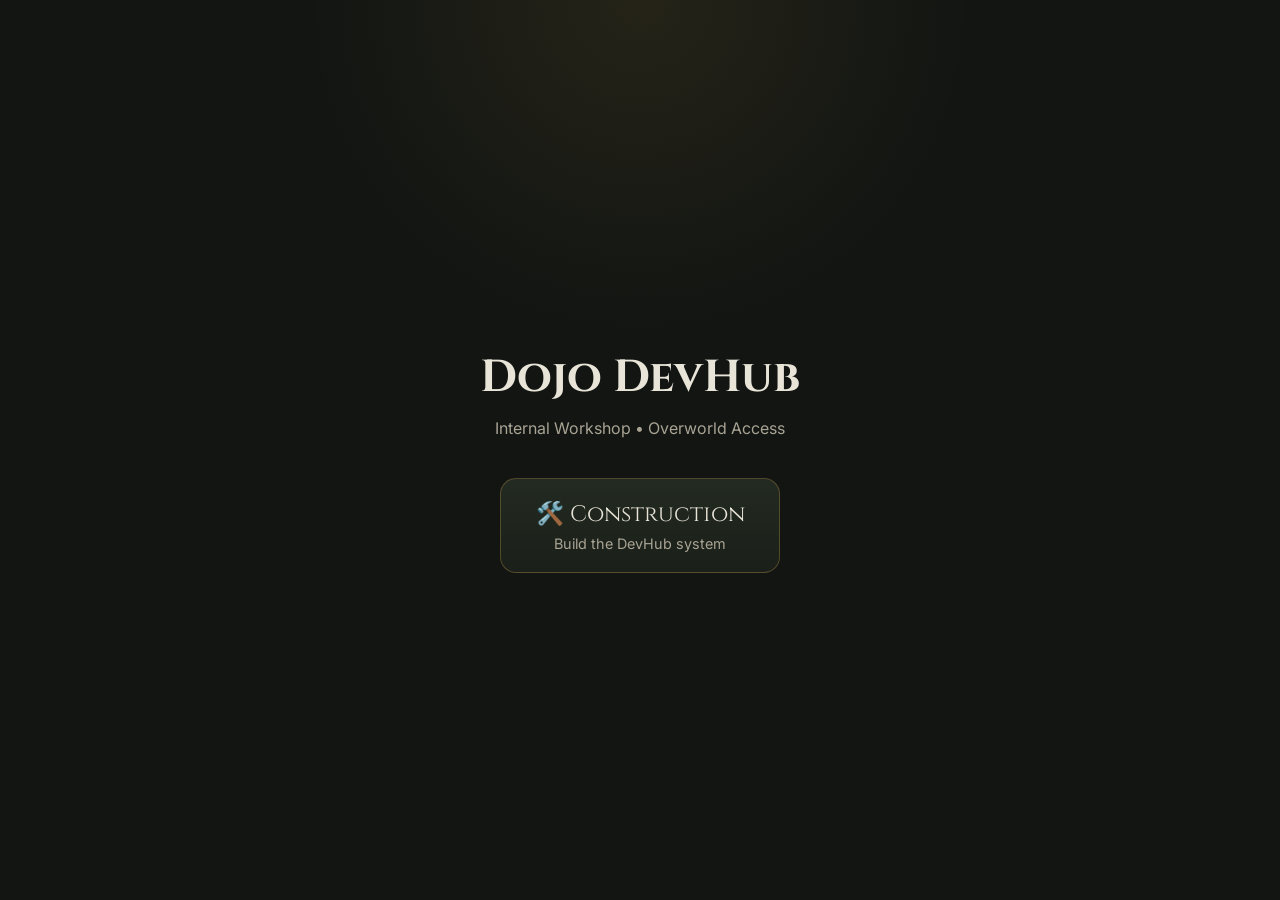
<file: index.html>
<!DOCTYPE html>
<html lang="en">
	<head>
		<meta charset="UTF-8" />
		<meta name="viewport" content="width=device-width, initial-scale=1.0" />
		<title>Dojo DevHub</title>

		<link
			href="https://fonts.googleapis.com/css2?family=Cinzel:wght@500;700&family=Inter:wght@400;600&display=swap"
			rel="stylesheet"
		/>

		<style>
			:root {
				--bg: #121512;
				--panel: #1c221b;
				--gold: #d1a451;
				--text: #e8e4d8;
				--muted: #a9a394;
			}

			* {
				box-sizing: border-box;
			}

			body {
				margin: 0;
				font-family: Inter, sans-serif;
				background: radial-gradient(
						circle at top,
						rgba(209, 164, 81, 0.1),
						transparent 30%
					),
					var(--bg);
				color: var(--text);
				display: flex;
				justify-content: center;
				align-items: center;
				height: 100vh;
			}

			.container {
				text-align: center;
				max-width: 800px;
			}

			h1 {
				font-family: Cinzel, serif;
				font-size: 2.8rem;
				margin-bottom: 10px;
			}

			.subtitle {
				color: var(--muted);
				margin-bottom: 40px;
			}

			.panel {
				background: linear-gradient(180deg, #232a21, #1a2019);
				border: 1px solid rgba(209, 164, 81, 0.3);
				border-radius: 16px;
				padding: 20px;
				margin: 10px auto;
				width: 280px;
				text-decoration: none;
				color: var(--text);
				display: block;
				transition: all 0.2s ease;
			}

			.panel:hover {
				transform: scale(1.05);
				border-color: var(--gold);
				box-shadow: 0 0 15px rgba(209, 164, 81, 0.3);
			}

			.panel-title {
				font-family: Cinzel, serif;
				font-size: 1.4rem;
				margin-bottom: 6px;
			}

			.panel-desc {
				font-size: 0.9rem;
				color: var(--muted);
			}
		</style>
	</head>

	<body>
		<div class="container">
			<h1>Dojo DevHub</h1>
			<div class="subtitle">Internal Workshop • Overworld Access</div>

			<a href="/construction.html" class="panel">
				<div class="panel-title">🛠️ Construction</div>
				<div class="panel-desc">Build the DevHub system</div>
			</a>

			<!-- Future panels -->
			<!--
  <a href="/modules.html" class="panel">
    <div class="panel-title">⚙️ Modules</div>
    <div class="panel-desc">Access dojo systems</div>
  </a>

  <a href="/components.html" class="panel">
    <div class="panel-title">🧱 Components</div>
    <div class="panel-desc">UI building blocks</div>
  </a>
  -->
		</div>
	</body>
</html>
</file>
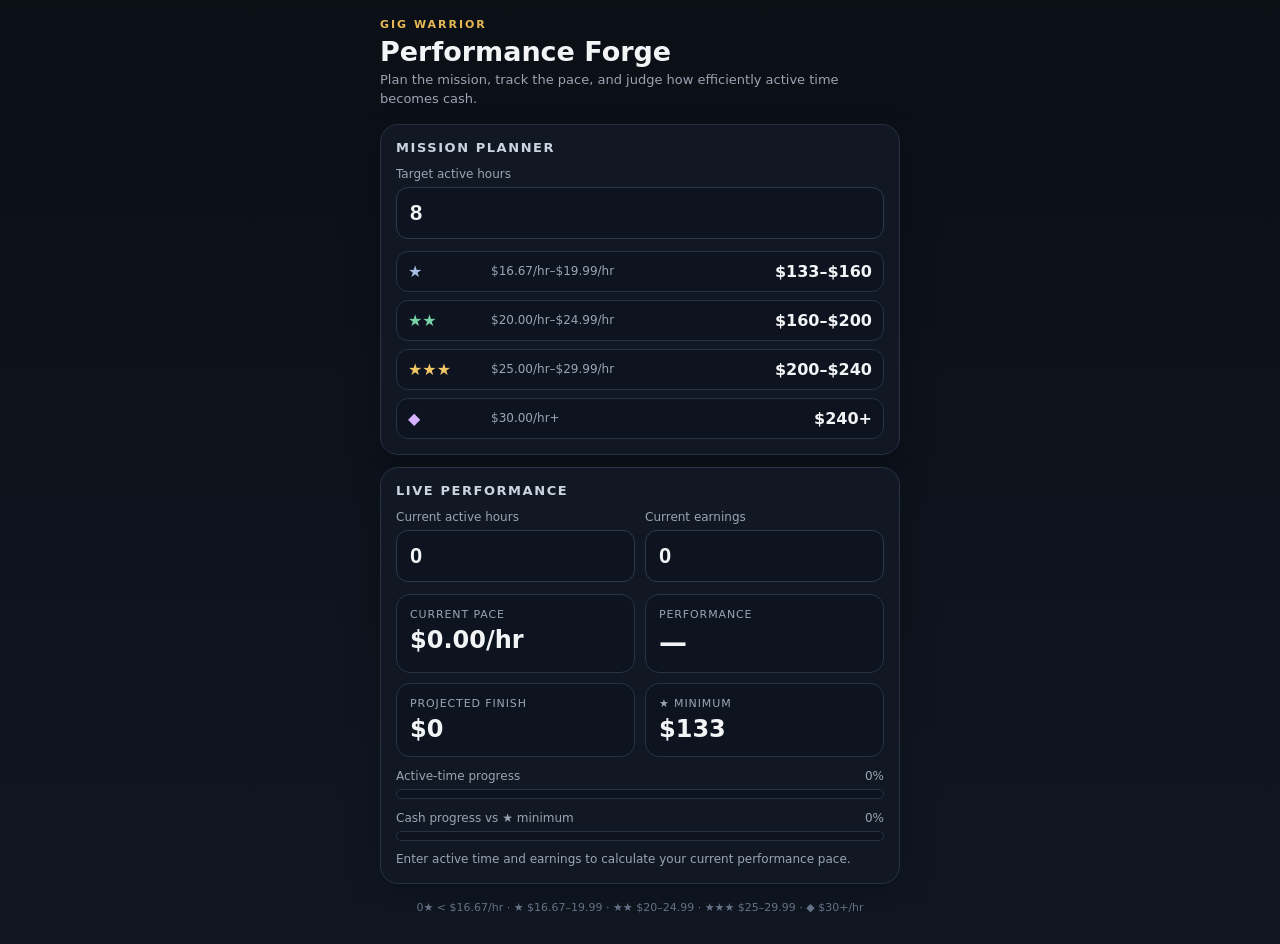
<file: performance-forge/index.html>
<!doctype html>
<html lang="en">
<head>
<meta charset="utf-8">
<meta name="viewport" content="width=device-width,initial-scale=1,viewport-fit=cover">
<meta name="theme-color" content="#0b0f16">
<meta name="apple-mobile-web-app-capable" content="yes">
<meta name="apple-mobile-web-app-status-bar-style" content="black-translucent">
<meta name="apple-mobile-web-app-title" content="Performance Forge">
<link rel="manifest" href="manifest.webmanifest">
<link rel="icon" href="icon.svg" type="image/svg+xml">
<title>Gig Warrior Performance Forge</title>
<style>
:root{--bg:#0b0f16;--panel:#121824;--line:#273244;--text:#f3f4f6;--muted:#9aa4b2;--gold:#e7b955;--zero:#7d8796;--one:#a9bde2;--two:#79d2a7;--three:#f1c766;--diamond:#d7b3ff}
*{box-sizing:border-box}body{margin:0;min-height:100vh;background:linear-gradient(180deg,#0b0f16,#101722);color:var(--text);font-family:-apple-system,BlinkMacSystemFont,"SF Pro Text",Inter,system-ui,sans-serif;padding:env(safe-area-inset-top) 14px env(safe-area-inset-bottom)}
.app{max-width:520px;margin:auto;padding:18px 0 28px}.eyebrow{font-size:11px;letter-spacing:.18em;text-transform:uppercase;color:var(--gold);font-weight:800}h1{font-size:27px;line-height:1.05;margin:7px 0 5px}.sub{color:var(--muted);font-size:13px;line-height:1.4;margin-bottom:16px}.card{background:rgba(18,24,36,.96);border:1px solid var(--line);border-radius:18px;padding:15px;margin:12px 0;box-shadow:0 12px 36px rgba(0,0,0,.24)}.card h2{font-size:13px;text-transform:uppercase;letter-spacing:.12em;margin:0 0 12px;color:#cbd5e1}.grid,.hero{display:grid;grid-template-columns:1fr 1fr;gap:10px}.field label{display:block;color:var(--muted);font-size:12px;margin:0 0 6px}.field input{width:100%;font-size:22px;font-weight:750;color:var(--text);background:#0d1420;border:1px solid #2c394c;border-radius:12px;padding:12px 13px;outline:none}.field input:focus{border-color:#64748b}.bands{display:grid;gap:8px;margin-top:12px}.band{display:grid;grid-template-columns:74px 1fr auto;gap:9px;align-items:center;padding:10px 11px;border:1px solid var(--line);border-radius:12px;background:#0d1420}.stars{font-weight:900}.rate{font-size:12px;color:var(--muted)}.money{font-weight:850}.one .stars{color:var(--one)}.two .stars{color:var(--two)}.three .stars{color:var(--three)}.diamond .stars{color:var(--diamond)}.metric{padding:13px;border-radius:14px;background:#0d1420;border:1px solid var(--line)}.metric .k{font-size:11px;color:var(--muted);text-transform:uppercase;letter-spacing:.08em}.metric .v{font-size:24px;font-weight:850;margin-top:5px}.rating{font-size:28px!important}.barwrap{margin-top:12px}.barlabel{display:flex;justify-content:space-between;color:var(--muted);font-size:12px;margin-bottom:6px}.bar{height:10px;background:#0d1420;border:1px solid var(--line);border-radius:999px;overflow:hidden}.fill{height:100%;width:0;background:linear-gradient(90deg,#64748b,#e7b955);transition:width .2s ease}.note{color:var(--muted);font-size:12px;line-height:1.45;margin-top:10px}.footer{text-align:center;color:#657184;font-size:11px;line-height:1.4;margin-top:16px}@media(max-width:370px){.grid,.hero{grid-template-columns:1fr}.band{grid-template-columns:66px 1fr auto}}
</style>
</head>
<body>
<main class="app">
<div class="eyebrow">Gig Warrior</div>
<h1>Performance Forge</h1>
<div class="sub">Plan the mission, track the pace, and judge how efficiently active time becomes cash.</div>
<section class="card">
<h2>Mission Planner</h2>
<div class="field"><label for="targetHours">Target active hours</label><input id="targetHours" type="number" inputmode="decimal" min="0" step="0.25" value="8"></div>
<div class="bands" id="bands"></div>
</section>
<section class="card">
<h2>Live Performance</h2>
<div class="grid"><div class="field"><label for="activeHours">Current active hours</label><input id="activeHours" type="number" inputmode="decimal" min="0" step="0.01" value="0"></div><div class="field"><label for="earnings">Current earnings</label><input id="earnings" type="number" inputmode="decimal" min="0" step="0.01" value="0"></div></div>
<div class="hero" style="margin-top:12px"><div class="metric"><div class="k">Current pace</div><div class="v" id="pace">$0.00/hr</div></div><div class="metric"><div class="k">Performance</div><div class="v rating" id="rating">—</div></div><div class="metric"><div class="k">Projected finish</div><div class="v" id="projection">$0</div></div><div class="metric"><div class="k">★ Minimum</div><div class="v" id="floorTarget">$0</div></div></div>
<div class="barwrap"><div class="barlabel"><span>Active-time progress</span><span id="timePct">0%</span></div><div class="bar"><div class="fill" id="timeFill"></div></div></div>
<div class="barwrap"><div class="barlabel"><span>Cash progress vs ★ minimum</span><span id="cashPct">0%</span></div><div class="bar"><div class="fill" id="cashFill"></div></div></div>
<div class="note" id="status">Enter active time and earnings to calculate your current performance pace.</div>
</section>
<div class="footer">0★ &lt; $16.67/hr · ★ $16.67–19.99 · ★★ $20–24.99 · ★★★ $25–29.99 · ◆ $30+/hr</div>
</main>
<script>
const $=id=>document.getElementById(id),floor=16.67;
const money=(n,d=0)=>new Intl.NumberFormat('en-US',{style:'currency',currency:'USD',minimumFractionDigits:d,maximumFractionDigits:d}).format(n||0);
function band(rate){if(rate<16.67)return{label:'0★',cls:'zero'};if(rate<20)return{label:'★',cls:'one'};if(rate<25)return{label:'★★',cls:'two'};if(rate<30)return{label:'★★★',cls:'three'};return{label:'◆',cls:'diamond'}}
function render(){const target=Math.max(0,+$('targetHours').value||0),active=Math.max(0,+$('activeHours').value||0),earn=Math.max(0,+$('earnings').value||0);const specs=[['★','one',16.67,20],['★★','two',20,25],['★★★','three',25,30],['◆','diamond',30,null]];$('bands').innerHTML=specs.map(([l,c,a,b])=>`<div class="band ${c}"><div class="stars">${l}</div><div class="rate">${money(a,2)}/hr${b?`–${money(b-.01,2)}/hr`:'+'}</div><div class="money">${b?`${money(target*a)}–${money(target*b)}`:`${money(target*a)}+`}</div></div>`).join('');const floorTarget=target*floor;$('floorTarget').textContent=money(floorTarget);const pace=active>0?earn/active:0,b=band(pace);$('pace').textContent=active>0?`${money(pace,2)}/hr`:'$0.00/hr';$('rating').textContent=active>0?b.label:'—';$('rating').className=`v rating ${active>0?b.cls:''}`;$('projection').textContent=active>0?money(pace*target):'$0';const tp=target>0?Math.min(100,active/target*100):0,cp=floorTarget>0?Math.min(100,earn/floorTarget*100):0;$('timePct').textContent=`${Math.round(tp)}%`;$('cashPct').textContent=`${Math.round(cp)}%`;$('timeFill').style.width=`${tp}%`;$('cashFill').style.width=`${cp}%`;if(active<=0){$('status').textContent='Enter active time and earnings to calculate your current performance pace.'}else{const remaining=Math.max(0,target-active),needed=Math.max(0,floorTarget-earn);$('status').textContent=`${b.label} pace · ${remaining.toFixed(2)} active hr remaining · ${needed>0?money(needed)+' needed to reach the ★ minimum':'★ minimum already secured at current earnings'}.`}localStorage.setItem('performanceForge',JSON.stringify({target,active,earn}))}
['targetHours','activeHours','earnings'].forEach(id=>$(id).addEventListener('input',render));try{const s=JSON.parse(localStorage.getItem('performanceForge'));if(s){$('targetHours').value=s.target??8;$('activeHours').value=s.active??0;$('earnings').value=s.earn??0}}catch{}render();if('serviceWorker' in navigator)navigator.serviceWorker.register('./sw.js').catch(()=>{});
</script>
</body>
</html>
</file>
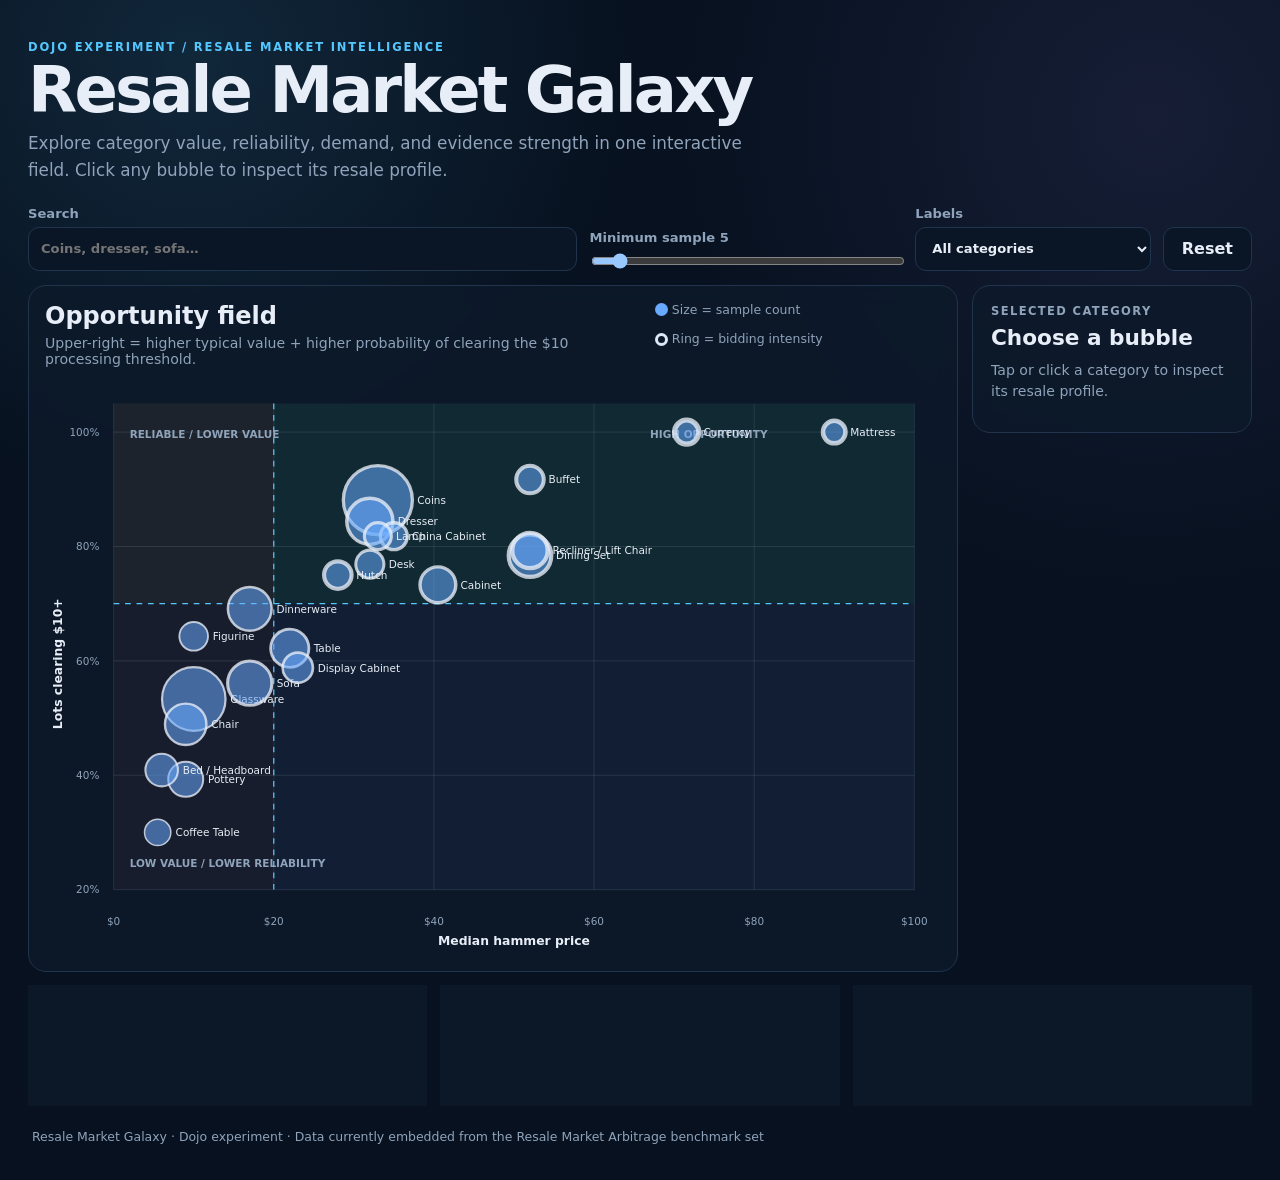
<file: experiments/resale-market-galaxy/index.html>
<!doctype html>
<html lang="en">
<head>
  <meta charset="utf-8">
  <meta name="viewport" content="width=device-width,initial-scale=1">
  <meta name="description" content="Interactive resale-market opportunity map built from auction comps and category benchmarks.">
  <title>Resale Market Galaxy</title>
  <link rel="stylesheet" href="./styles.css">
</head>
<body>
  <main class="shell">
    <header class="hero">
      <div class="eyebrow">DOJO EXPERIMENT / RESALE MARKET INTELLIGENCE</div>
      <h1>Resale Market Galaxy</h1>
      <p>
        Explore category value, reliability, demand, and evidence strength in one interactive field.
        Click any bubble to inspect its resale profile.
      </p>
    </header>

    <section class="toolbar" aria-label="Visualization controls">
      <label class="control search-control">
        <span>Search</span>
        <input id="search" type="search" placeholder="Coins, dresser, sofa…" autocomplete="off">
      </label>

      <label class="control">
        <span>Minimum sample <strong id="sampleValue">5</strong></span>
        <input id="sample" type="range" min="1" max="60" value="5">
      </label>

      <label class="control">
        <span>Labels</span>
        <select id="labels">
          <option value="all">All categories</option>
          <option value="selected">Selected only</option>
          <option value="none">Hidden</option>
        </select>
      </label>

      <button id="reset" type="button">Reset</button>
    </section>

    <section class="workspace">
      <div class="chart-card">
        <div class="chart-heading">
          <div>
            <h2>Opportunity field</h2>
            <p>Upper-right = higher typical value + higher probability of clearing the $10 processing threshold.</p>
          </div>
          <div class="legend">
            <span><i class="dot dot-size"></i> Size = sample count</span>
            <span><i class="ring"></i> Ring = bidding intensity</span>
          </div>
        </div>

        <div class="chart-wrap">
          <svg id="chart" viewBox="0 0 940 610" role="img" aria-labelledby="chartTitle chartDesc">
            <title id="chartTitle">Resale opportunity galaxy</title>
            <desc id="chartDesc">Median hammer price is plotted horizontally, percent of lots clearing ten dollars vertically, bubble size by sample count, and ring thickness by average bid count.</desc>
          </svg>
        </div>
      </div>

      <aside class="inspector" aria-live="polite">
        <div class="inspector-kicker">Selected category</div>
        <h2 id="categoryName">Choose a bubble</h2>
        <div id="categorySummary" class="summary">Tap or click a category to inspect its resale profile.</div>
        <div id="metrics" class="metrics"></div>
      </aside>
    </section>

    <section class="guide">
      <article>
        <h3>How to read it</h3>
        <p><strong>Right</strong> means higher median hammer price. <strong>Up</strong> means a larger share of lots clear $10. Bigger bubbles have more evidence behind them.</p>
      </article>
      <article>
        <h3>Why it matters</h3>
        <p>The map separates dependable categories from low-value processing traps and from exciting but thin-sample outliers.</p>
      </article>
      <article>
        <h3>Decision lines</h3>
        <p>The dashed references at $20 median and 70% clearing $10+ are operating guides, not statistical laws.</p>
      </article>
    </section>

    <footer>
      Resale Market Galaxy · Dojo experiment · Data currently embedded from the Resale Market Arbitrage benchmark set
    </footer>
  </main>

  <script src="./data.js"></script>
  <script src="./app.js"></script>
</body>
</html>
</file>
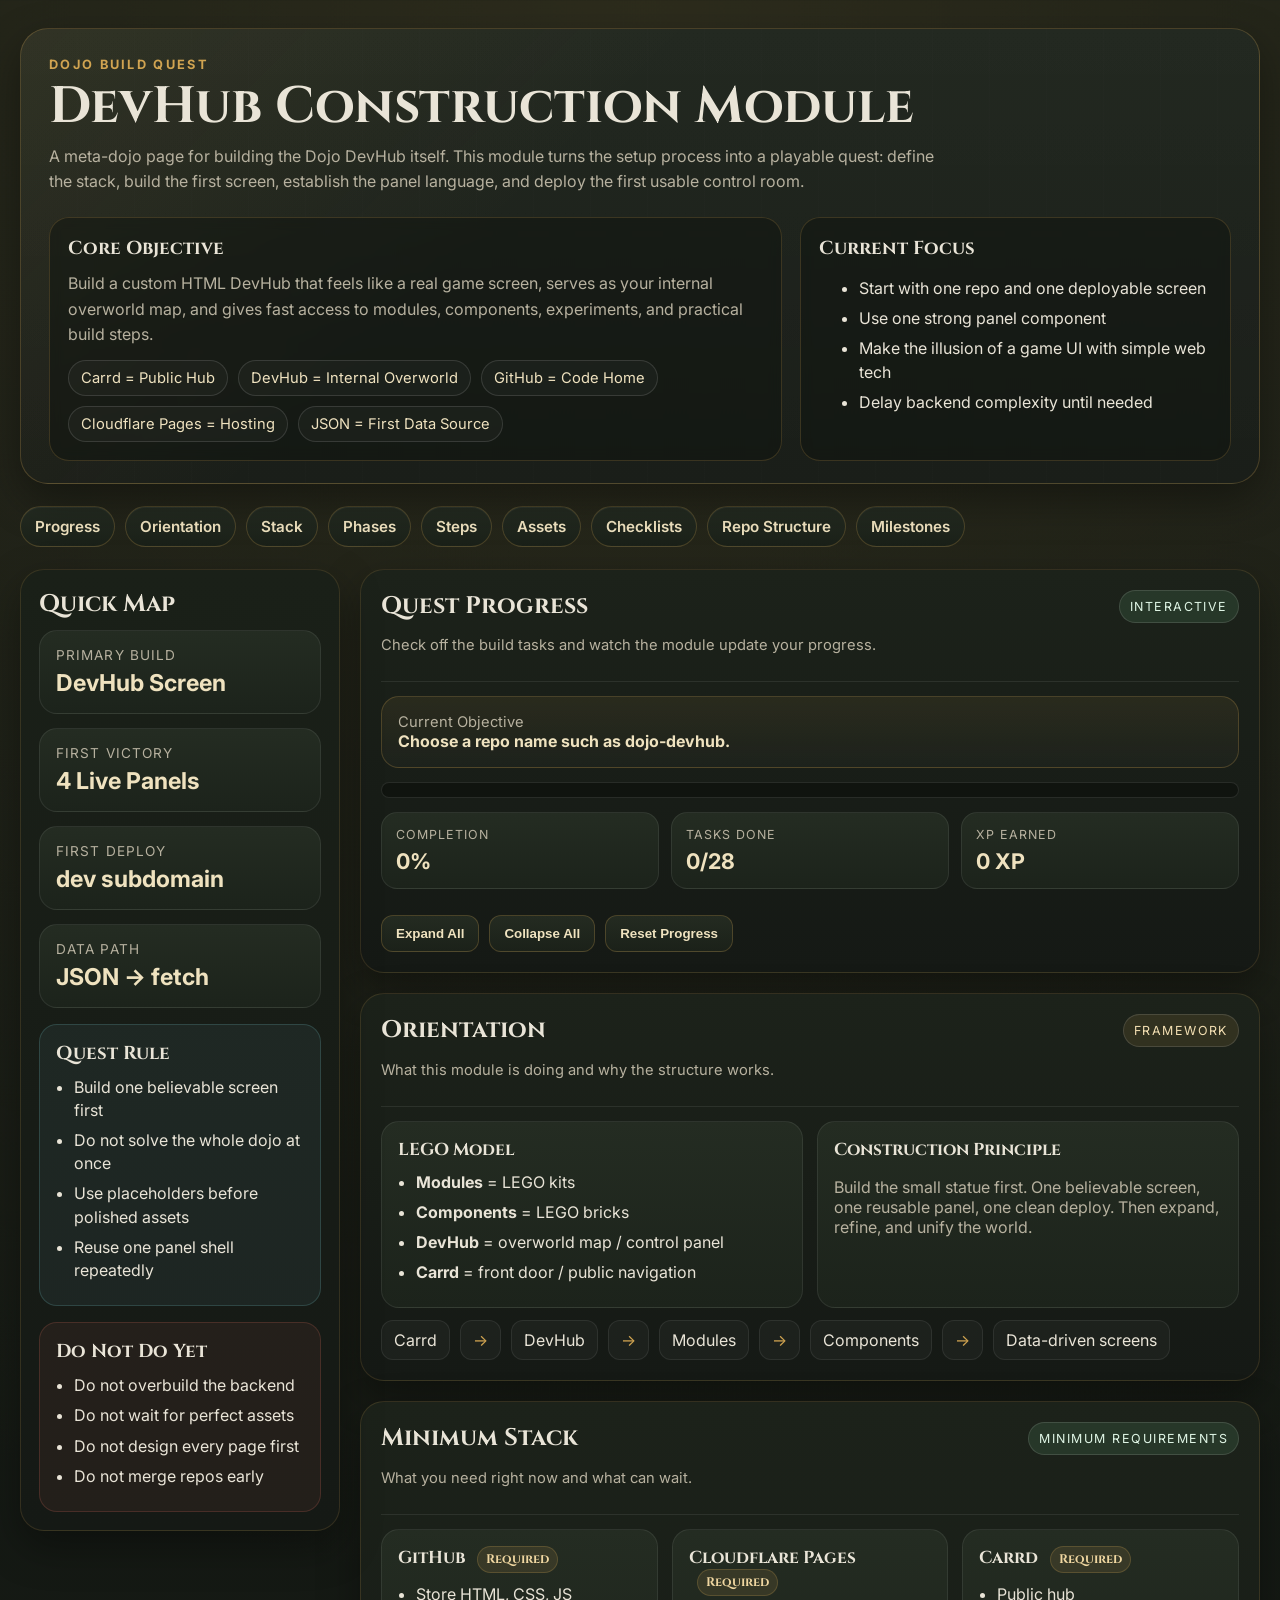
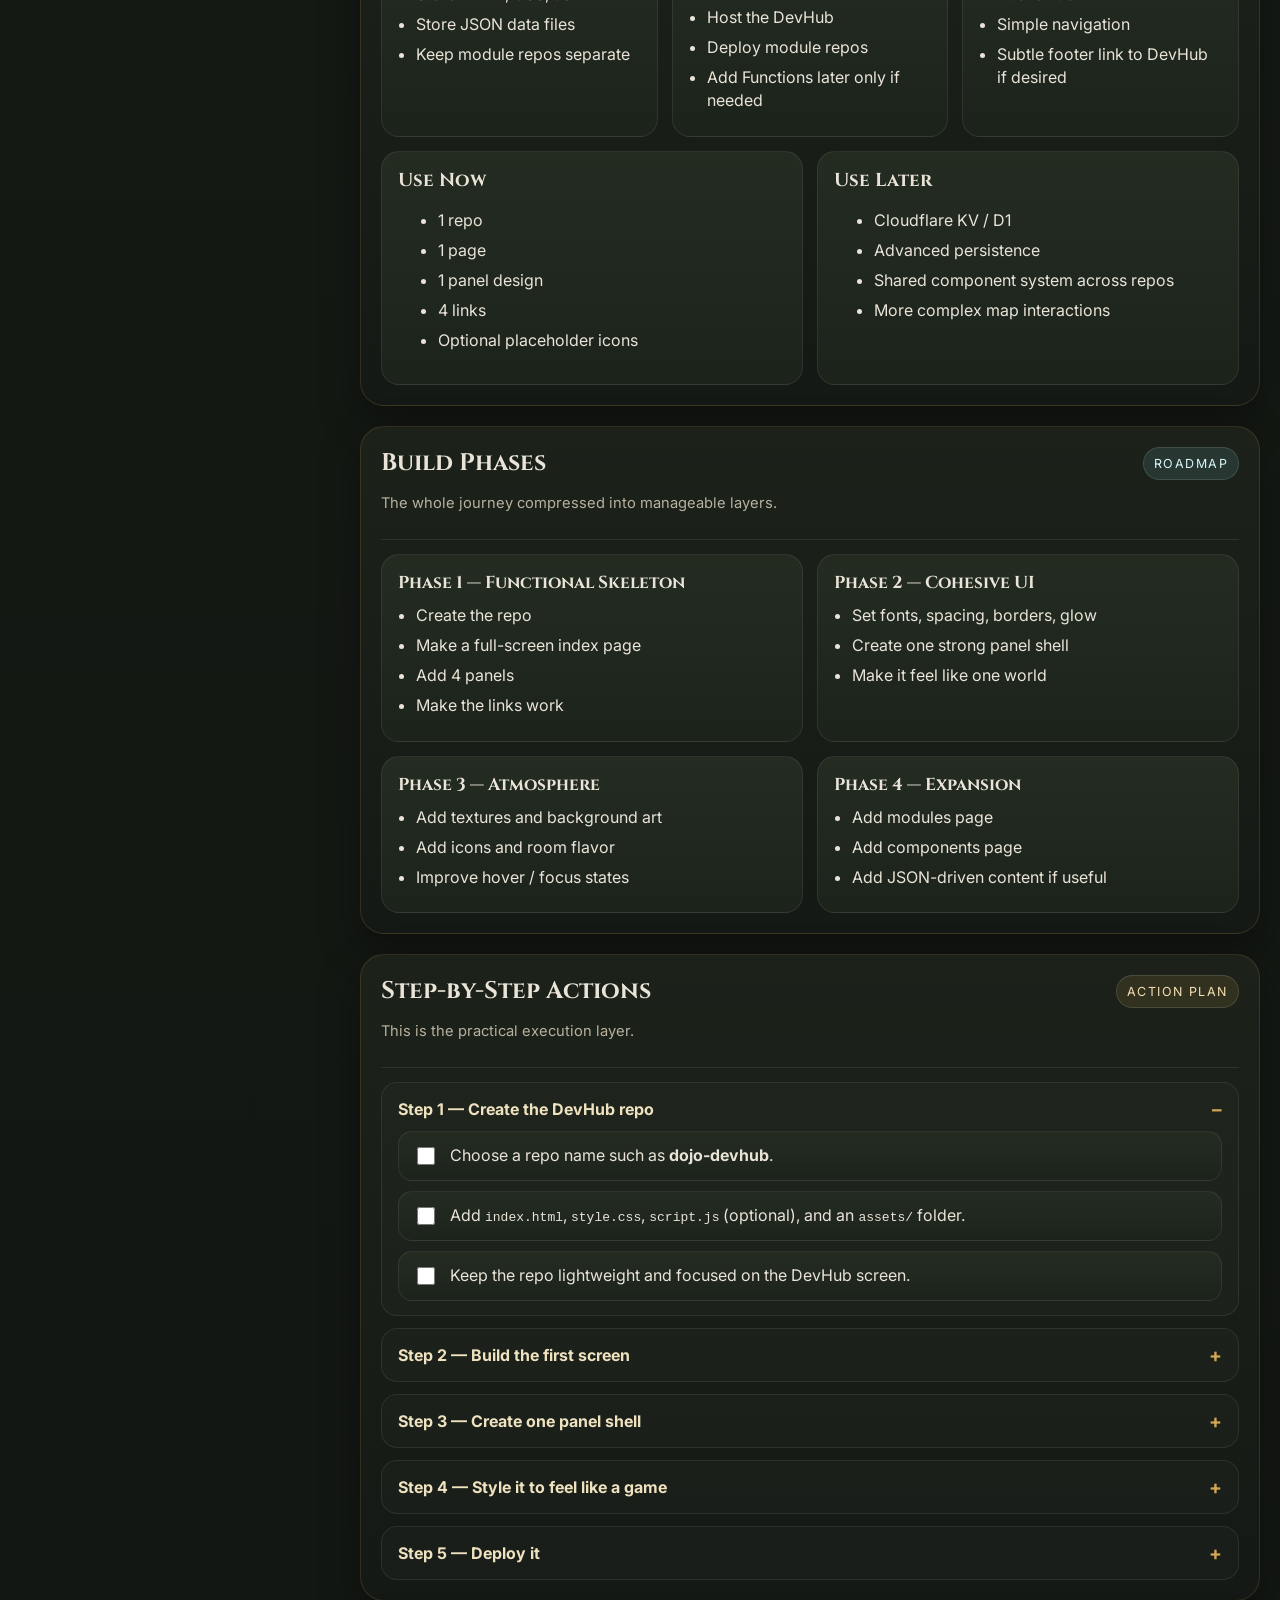
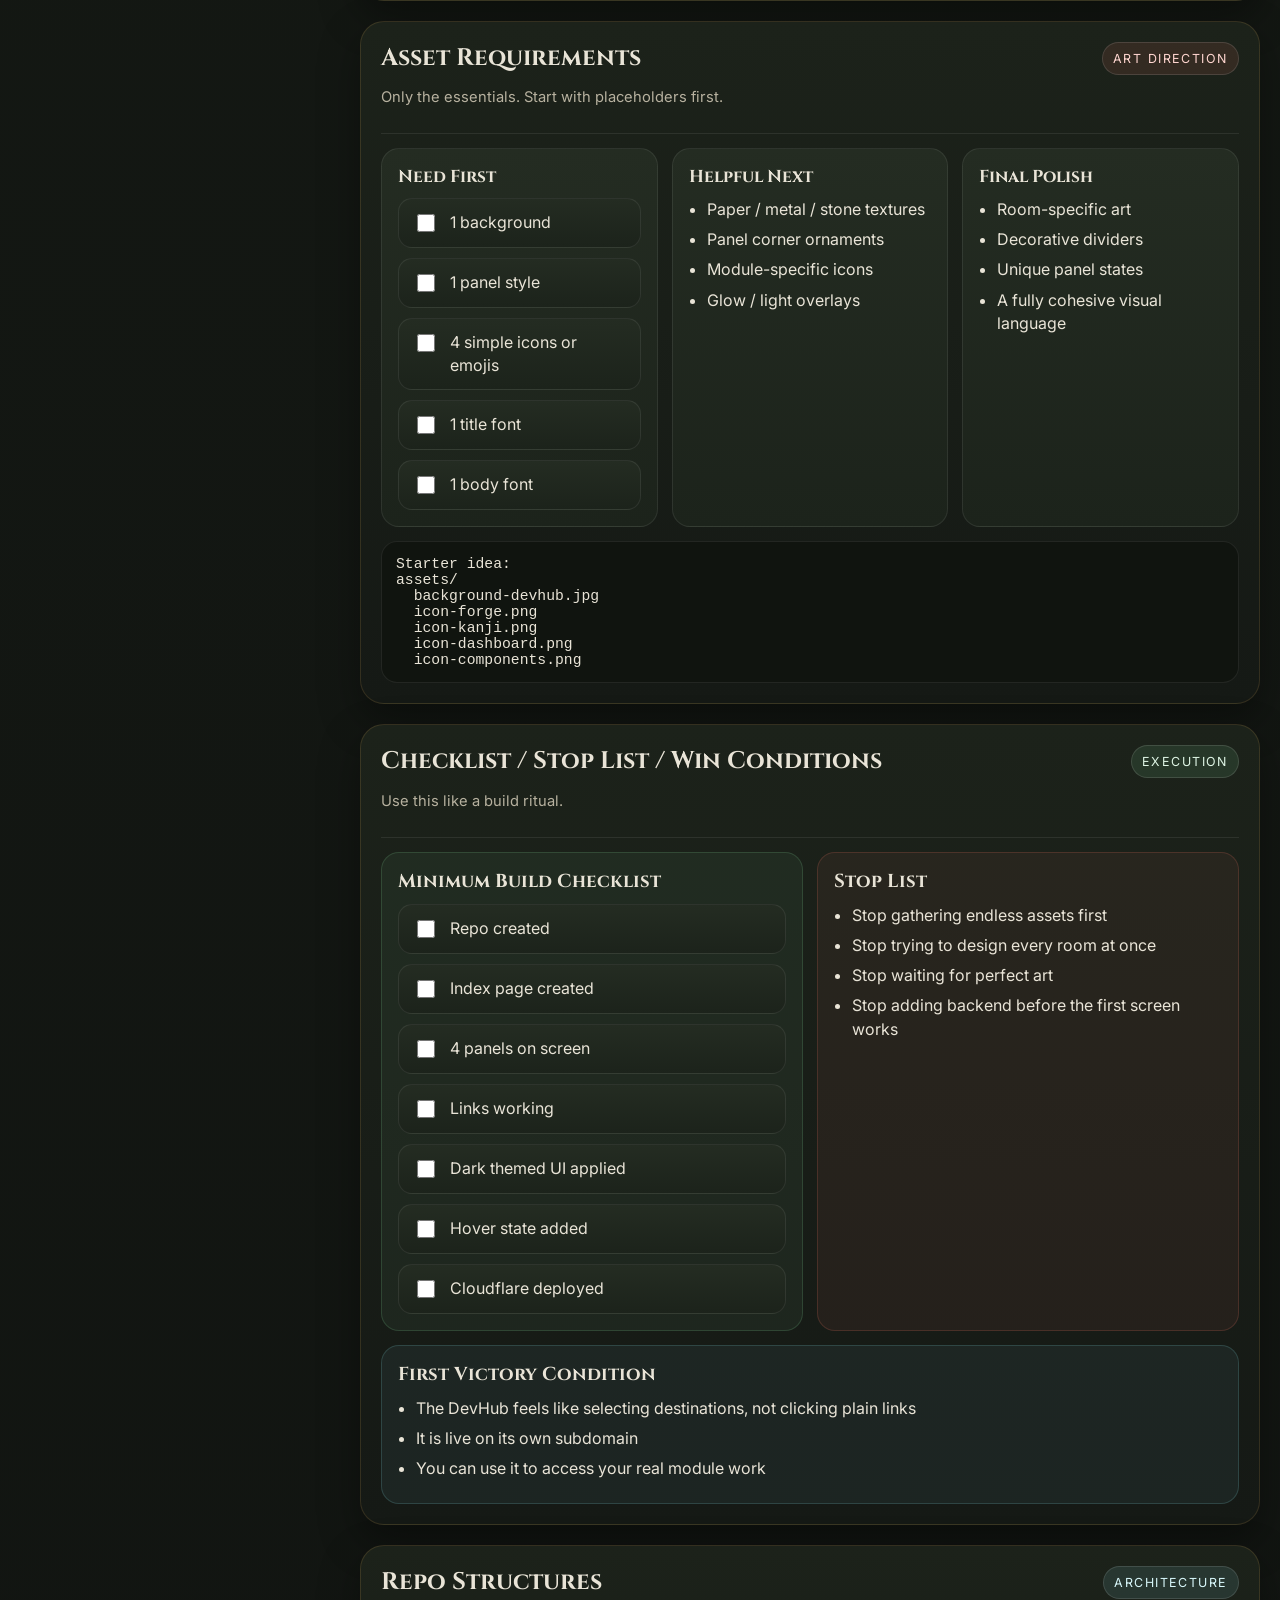
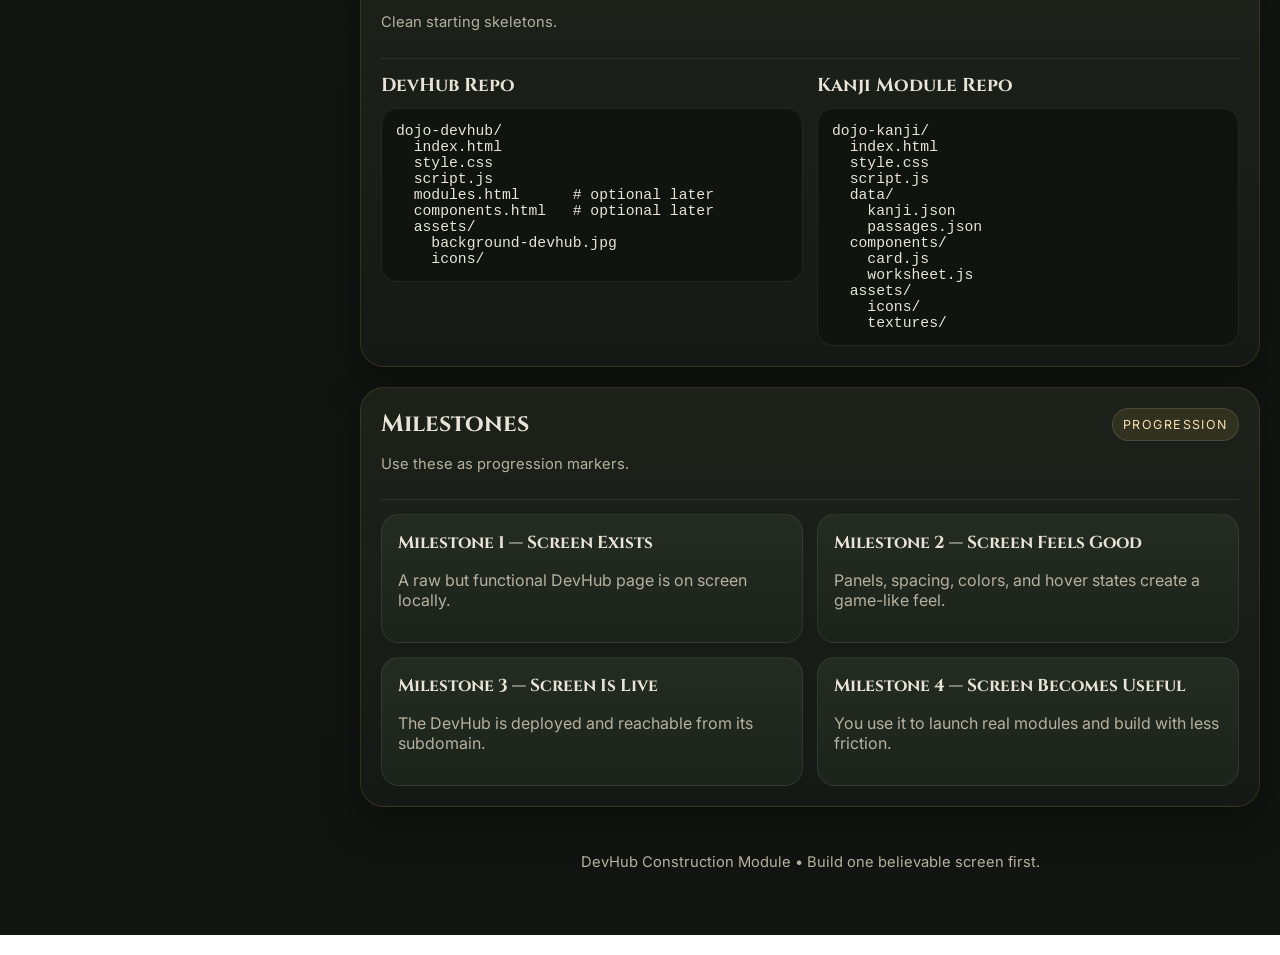
<file: construction.html>
<!DOCTYPE html>
<html lang="en">
<head>
<meta charset="UTF-8" />
<meta name="viewport" content="width=device-width, initial-scale=1.0" />
<title>Dojo DevHub Quest Module</title>
<link rel="preconnect" href="https://fonts.googleapis.com">
<link rel="preconnect" href="https://fonts.gstatic.com" crossorigin>
<link href="https://fonts.googleapis.com/css2?family=Cinzel:wght@500;700&family=Inter:wght@400;500;600;700&display=swap" rel="stylesheet">
<style>
  :root{
    --bg:#131712;
    --bg2:#1b2119;
    --panel:#20271e;
    --panel-2:#273025;
    --line:#46523f;
    --gold:#d1a451;
    --gold-dim:#8a6a30;
    --moss:#748464;
    --paper:#efe2bf;
    --text:#e9e4d7;
    --muted:#b7b19f;
    --ember:#ffb14d;
    --red:#c76758;
    --green:#6fb37f;
    --cyan:#6fb4bc;
    --shadow: 0 16px 40px rgba(0,0,0,.35);
    --radius:18px;
  }

  *{box-sizing:border-box}
  html,body{
    margin:0;padding:0;
    background:
      radial-gradient(circle at top, rgba(209,164,81,.12), transparent 28%),
      linear-gradient(180deg, #161b15 0%, #111411 100%);
    color:var(--text);
    font-family:Inter,system-ui,sans-serif;
  }

  .wrap{max-width:1300px;margin:0 auto;padding:28px 20px 64px;}
  .hero{
    position:relative; overflow:hidden;
    background:
      linear-gradient(180deg, rgba(255,255,255,.03), rgba(255,255,255,.01)),
      linear-gradient(135deg, rgba(209,164,81,.08), transparent 40%),
      linear-gradient(180deg, #1c221a, #171b16);
    border:1px solid rgba(209,164,81,.25);
    border-radius:28px;
    padding:28px 28px 22px;
    box-shadow:var(--shadow);
    margin-bottom:22px;
  }

  .hero:before{
    content:"";
    position:absolute; inset:0;
    background:
      repeating-linear-gradient(
        90deg,
        transparent 0 56px,
        rgba(255,255,255,.02) 56px 57px
      );
    opacity:.35; pointer-events:none;
  }

  .eyebrow{
    color:var(--gold); font-size:.8rem; letter-spacing:.18em; text-transform:uppercase;
    margin-bottom:8px; font-weight:700;
  }
  h1,h2,h3{font-family:Cinzel,serif; margin:0 0 10px}
  h1{font-size:clamp(2rem,4vw,3.3rem); line-height:1.05}
  .hero p{max-width:900px;color:var(--muted);margin:8px 0 0;line-height:1.6}
  .hero-grid{
    display:grid; grid-template-columns:1.7fr 1fr; gap:18px; margin-top:22px;
  }

  .summary-card,.focus-card{
    background:rgba(15,18,14,.45);
    border:1px solid rgba(209,164,81,.2);
    border-radius:20px;
    padding:18px;
    backdrop-filter: blur(6px);
  }

  .chips{display:flex; flex-wrap:wrap; gap:10px; margin-top:12px}
  .chip{
    border:1px solid rgba(255,255,255,.12);
    background:rgba(255,255,255,.03);
    padding:8px 12px;border-radius:999px;font-size:.92rem;color:var(--paper)
  }

  .topnav{
    display:flex; flex-wrap:wrap; gap:10px; margin-bottom:22px;
  }
  .navbtn{
    border:1px solid rgba(209,164,81,.25);
    background:linear-gradient(180deg, #242b21, #1b2119);
    color:var(--paper); padding:10px 14px; border-radius:999px; text-decoration:none;
    font-weight:600; font-size:.95rem;
    box-shadow:inset 0 1px 0 rgba(255,255,255,.05);
  }
  .navbtn:hover{border-color:rgba(209,164,81,.55); transform:translateY(-1px)}

  .layout{
    display:grid; grid-template-columns:320px 1fr; gap:20px;
  }

  .sidebar, .main-card{
    background:linear-gradient(180deg, #1a2018, #151915);
    border:1px solid rgba(209,164,81,.16);
    border-radius:24px;
    box-shadow:var(--shadow);
  }

  .sidebar{padding:18px; position:sticky; top:18px; height:max-content}
  .main{display:grid; gap:20px}

  .section{
    background:linear-gradient(180deg, #1c221a, #151915);
    border:1px solid rgba(209,164,81,.16);
    border-radius:24px;
    padding:20px;
    box-shadow:var(--shadow);
  }

  .section-head{
    display:flex; justify-content:space-between; align-items:flex-start; gap:12px; margin-bottom:14px;
    border-bottom:1px solid rgba(255,255,255,.08); padding-bottom:12px;
  }

  .muted{color:var(--muted)}
  .small{font-size:.92rem}
  .tag{
    font-size:.78rem; text-transform:uppercase; letter-spacing:.12em;
    border-radius:999px; padding:8px 10px; border:1px solid rgba(255,255,255,.12)
  }
  .tag.green{color:#dff5e5; background:rgba(111,179,127,.15)}
  .tag.gold{color:#f3dfb2; background:rgba(209,164,81,.12)}
  .tag.red{color:#ffd6d0; background:rgba(199,103,88,.14)}
  .tag.cyan{color:#d7f6f9; background:rgba(111,180,188,.14)}

  .stat-grid, .phase-grid, .kit-grid, .two-col{
    display:grid; gap:14px;
  }
  .stat-grid{grid-template-columns:repeat(4,1fr)}
  .phase-grid{grid-template-columns:repeat(2,1fr)}
  .kit-grid{grid-template-columns:repeat(3,1fr)}
  .two-col{grid-template-columns:1fr 1fr}

  .stat, .tile, .kit, .note{
    background:linear-gradient(180deg, #242c22, #1c231b);
    border:1px solid rgba(255,255,255,.08);
    border-radius:18px; padding:16px;
  }

  .stat .label{font-size:.85rem; color:var(--muted); text-transform:uppercase; letter-spacing:.08em}
  .stat .value{font-size:1.45rem; font-weight:700; margin-top:6px; color:var(--paper)}

  .tile h3,.kit h3{font-size:1.08rem; margin-bottom:8px}
  .tile ul,.kit ul,.checklist ul,.stoplist ul,.quest ul{margin:10px 0 0 18px; padding:0}
  li{margin:7px 0; line-height:1.45}
  .badge{
    display:inline-block; font-size:.78rem; margin-left:8px; padding:4px 8px; border-radius:999px;
    background:rgba(209,164,81,.12); border:1px solid rgba(209,164,81,.22); color:#f0d7a1;
  }

  details{
    border:1px solid rgba(255,255,255,.08);
    border-radius:16px; padding:14px 16px; background:rgba(255,255,255,.02)
  }
  details + details{margin-top:12px}
  summary{
    cursor:pointer; list-style:none; font-weight:700; color:var(--paper);
    display:flex; justify-content:space-between; align-items:center;
  }
  summary::-webkit-details-marker{display:none}
  summary:after{
    content:"+";
    color:var(--gold); font-size:1.2rem; font-weight:700;
  }
  details[open] summary:after{content:"–"}

  .path{
    display:flex; flex-wrap:wrap; gap:10px; align-items:center;
    margin-top:12px;
  }
  .path span{
    padding:9px 12px; border-radius:12px; background:rgba(255,255,255,.03);
    border:1px solid rgba(255,255,255,.08)
  }
  .arrow{color:var(--gold)}

  .checklist, .stoplist, .quest{
    border-radius:18px; padding:16px;
  }
  .checklist{background:rgba(111,179,127,.08); border:1px solid rgba(111,179,127,.22)}
  .stoplist{background:rgba(199,103,88,.08); border:1px solid rgba(199,103,88,.22)}
  .quest{background:rgba(111,180,188,.08); border:1px solid rgba(111,180,188,.22)}

  .mono{
    background:#10140f; color:#e9e4d7; border:1px solid rgba(255,255,255,.08); border-radius:16px;
    padding:14px; font-family:ui-monospace, SFMono-Regular, Menlo, monospace; font-size:.92rem; white-space:pre-wrap
  }

  .progress-shell{
    display:grid; gap:14px;
  }
  .meter{
    width:100%; height:16px; background:#10140f; border-radius:999px;
    border:1px solid rgba(255,255,255,.1); overflow:hidden;
  }
  .meter-fill{
    height:100%; width:0%;
    background:linear-gradient(90deg, var(--gold), var(--ember));
    box-shadow:0 0 20px rgba(255,177,77,.35);
    transition:width .25s ease;
  }
  .progress-meta{
    display:grid; grid-template-columns:repeat(3,1fr); gap:12px;
  }
  .progress-box{
    background:linear-gradient(180deg, #242c22, #1c231b);
    border:1px solid rgba(255,255,255,.08);
    border-radius:16px; padding:14px;
  }
  .progress-box .label{
    font-size:.78rem; text-transform:uppercase; letter-spacing:.08em; color:var(--muted);
  }
  .progress-box .value{
    font-size:1.35rem; font-weight:700; color:var(--paper); margin-top:6px;
  }

  .task-list{
    display:grid; gap:10px; margin-top:10px;
  }
  .task-item{
    display:flex; align-items:flex-start; gap:12px;
    padding:12px 14px;
    background:linear-gradient(180deg, #242c22, #1c231b);
    border:1px solid rgba(255,255,255,.08);
    border-radius:14px;
  }
  .task-item:hover{
    border-color:rgba(209,164,81,.28);
  }
  .task-item input[type="checkbox"]{
    margin-top:3px;
    width:18px; height:18px; accent-color: var(--gold);
    flex:0 0 auto;
  }
  .task-text{
    line-height:1.45;
  }
  .task-item.done{
    opacity:.72;
  }
  .task-item.done .task-text{
    text-decoration:line-through;
    color:var(--muted);
  }

  .current-objective{
    border:1px solid rgba(209,164,81,.24);
    background:linear-gradient(180deg, rgba(209,164,81,.09), rgba(255,255,255,.02));
    border-radius:18px; padding:16px;
  }
  .current-objective strong{
    color:var(--paper);
  }

  .button-row{
    display:flex; flex-wrap:wrap; gap:10px; margin-top:12px;
  }
  .action-btn{
    border:1px solid rgba(209,164,81,.25);
    background:linear-gradient(180deg, #242b21, #1b2119);
    color:var(--paper);
    padding:10px 14px;
    border-radius:12px;
    font-weight:600;
    cursor:pointer;
  }
  .action-btn:hover{
    border-color:rgba(209,164,81,.55);
    transform:translateY(-1px);
  }

  .footer-note{
    text-align:center; color:var(--muted); margin-top:26px; font-size:.92rem
  }

  @media (max-width: 1040px){
    .layout{grid-template-columns:1fr}
    .sidebar{position:relative; top:auto}
    .hero-grid,.phase-grid,.kit-grid,.two-col,.stat-grid,.progress-meta{grid-template-columns:1fr}
  }
</style>
</head>
<body>
  <div class="wrap">
    <section class="hero" id="top">
      <div class="eyebrow">Dojo Build Quest</div>
      <h1>DevHub Construction Module</h1>
      <p>
        A meta-dojo page for building the Dojo DevHub itself. This module turns the setup process into a playable quest:
        define the stack, build the first screen, establish the panel language, and deploy the first usable control room.
      </p>

      <div class="hero-grid">
        <div class="summary-card">
          <h3>Core Objective</h3>
          <p class="muted">
            Build a custom HTML DevHub that feels like a real game screen, serves as your internal overworld map,
            and gives fast access to modules, components, experiments, and practical build steps.
          </p>
          <div class="chips">
            <span class="chip">Carrd = Public Hub</span>
            <span class="chip">DevHub = Internal Overworld</span>
            <span class="chip">GitHub = Code Home</span>
            <span class="chip">Cloudflare Pages = Hosting</span>
            <span class="chip">JSON = First Data Source</span>
          </div>
        </div>

        <div class="focus-card">
          <h3>Current Focus</h3>
          <ul>
            <li>Start with one repo and one deployable screen</li>
            <li>Use one strong panel component</li>
            <li>Make the illusion of a game UI with simple web tech</li>
            <li>Delay backend complexity until needed</li>
          </ul>
        </div>
      </div>
    </section>

    <nav class="topnav">
      <a class="navbtn" href="#progress">Progress</a>
      <a class="navbtn" href="#orientation">Orientation</a>
      <a class="navbtn" href="#stack">Stack</a>
      <a class="navbtn" href="#phases">Phases</a>
      <a class="navbtn" href="#steps">Steps</a>
      <a class="navbtn" href="#assets">Assets</a>
      <a class="navbtn" href="#checklists">Checklists</a>
      <a class="navbtn" href="#structure">Repo Structure</a>
      <a class="navbtn" href="#milestones">Milestones</a>
    </nav>

    <div class="layout">
      <aside class="sidebar">
        <h2>Quick Map</h2>
        <div class="stat-grid" style="grid-template-columns:1fr; margin-top:10px;">
          <div class="stat">
            <div class="label">Primary Build</div>
            <div class="value">DevHub Screen</div>
          </div>
          <div class="stat">
            <div class="label">First Victory</div>
            <div class="value">4 Live Panels</div>
          </div>
          <div class="stat">
            <div class="label">First Deploy</div>
            <div class="value">dev subdomain</div>
          </div>
          <div class="stat">
            <div class="label">Data Path</div>
            <div class="value">JSON → fetch</div>
          </div>
        </div>

        <div class="quest" style="margin-top:16px;">
          <h3>Quest Rule</h3>
          <ul>
            <li>Build one believable screen first</li>
            <li>Do not solve the whole dojo at once</li>
            <li>Use placeholders before polished assets</li>
            <li>Reuse one panel shell repeatedly</li>
          </ul>
        </div>

        <div class="stoplist" style="margin-top:16px;">
          <h3>Do Not Do Yet</h3>
          <ul>
            <li>Do not overbuild the backend</li>
            <li>Do not wait for perfect assets</li>
            <li>Do not design every page first</li>
            <li>Do not merge repos early</li>
          </ul>
        </div>
      </aside>

      <main class="main">
        <section class="section" id="progress">
          <div class="section-head">
            <div>
              <h2>Quest Progress</h2>
              <p class="muted small">Check off the build tasks and watch the module update your progress.</p>
            </div>
            <span class="tag green">Interactive</span>
          </div>

          <div class="progress-shell">
            <div class="current-objective">
              <div class="small muted">Current Objective</div>
              <div id="currentObjective"><strong>Start the quest by completing the first unchecked task.</strong></div>
            </div>

            <div class="meter">
              <div class="meter-fill" id="meterFill"></div>
            </div>

            <div class="progress-meta">
              <div class="progress-box">
                <div class="label">Completion</div>
                <div class="value" id="completionPct">0%</div>
              </div>
              <div class="progress-box">
                <div class="label">Tasks Done</div>
                <div class="value"><span id="tasksDone">0</span>/<span id="tasksTotal">0</span></div>
              </div>
              <div class="progress-box">
                <div class="label">XP Earned</div>
                <div class="value" id="xpEarned">0 XP</div>
              </div>
            </div>

            <div class="button-row">
              <button class="action-btn" id="expandAllBtn" type="button">Expand All</button>
              <button class="action-btn" id="collapseAllBtn" type="button">Collapse All</button>
              <button class="action-btn" id="resetBtn" type="button">Reset Progress</button>
            </div>
          </div>
        </section>

        <section class="section" id="orientation">
          <div class="section-head">
            <div>
              <h2>Orientation</h2>
              <p class="muted small">What this module is doing and why the structure works.</p>
            </div>
            <span class="tag gold">Framework</span>
          </div>

          <div class="two-col">
            <div class="tile">
              <h3>LEGO Model</h3>
              <ul>
                <li><strong>Modules</strong> = LEGO kits</li>
                <li><strong>Components</strong> = LEGO bricks</li>
                <li><strong>DevHub</strong> = overworld map / control panel</li>
                <li><strong>Carrd</strong> = front door / public navigation</li>
              </ul>
            </div>
            <div class="tile">
              <h3>Construction Principle</h3>
              <p class="muted">
                Build the small statue first. One believable screen, one reusable panel, one clean deploy.
                Then expand, refine, and unify the world.
              </p>
            </div>
          </div>

          <div class="path">
            <span>Carrd</span><span class="arrow">→</span>
            <span>DevHub</span><span class="arrow">→</span>
            <span>Modules</span><span class="arrow">→</span>
            <span>Components</span><span class="arrow">→</span>
            <span>Data-driven screens</span>
          </div>
        </section>

        <section class="section" id="stack">
          <div class="section-head">
            <div>
              <h2>Minimum Stack</h2>
              <p class="muted small">What you need right now and what can wait.</p>
            </div>
            <span class="tag green">Minimum Requirements</span>
          </div>

          <div class="kit-grid">
            <div class="kit">
              <h3>GitHub <span class="badge">Required</span></h3>
              <ul>
                <li>Store HTML, CSS, JS</li>
                <li>Store JSON data files</li>
                <li>Keep module repos separate</li>
              </ul>
            </div>
            <div class="kit">
              <h3>Cloudflare Pages <span class="badge">Required</span></h3>
              <ul>
                <li>Host the DevHub</li>
                <li>Deploy module repos</li>
                <li>Add Functions later only if needed</li>
              </ul>
            </div>
            <div class="kit">
              <h3>Carrd <span class="badge">Required</span></h3>
              <ul>
                <li>Public hub</li>
                <li>Simple navigation</li>
                <li>Subtle footer link to DevHub if desired</li>
              </ul>
            </div>
          </div>

          <div class="two-col" style="margin-top:14px;">
            <div class="note">
              <h3>Use Now</h3>
              <ul>
                <li>1 repo</li>
                <li>1 page</li>
                <li>1 panel design</li>
                <li>4 links</li>
                <li>Optional placeholder icons</li>
              </ul>
            </div>
            <div class="note">
              <h3>Use Later</h3>
              <ul>
                <li>Cloudflare KV / D1</li>
                <li>Advanced persistence</li>
                <li>Shared component system across repos</li>
                <li>More complex map interactions</li>
              </ul>
            </div>
          </div>
        </section>

        <section class="section" id="phases">
          <div class="section-head">
            <div>
              <h2>Build Phases</h2>
              <p class="muted small">The whole journey compressed into manageable layers.</p>
            </div>
            <span class="tag cyan">Roadmap</span>
          </div>

          <div class="phase-grid">
            <div class="tile">
              <h3>Phase 1 — Functional Skeleton</h3>
              <ul>
                <li>Create the repo</li>
                <li>Make a full-screen index page</li>
                <li>Add 4 panels</li>
                <li>Make the links work</li>
              </ul>
            </div>
            <div class="tile">
              <h3>Phase 2 — Cohesive UI</h3>
              <ul>
                <li>Set fonts, spacing, borders, glow</li>
                <li>Create one strong panel shell</li>
                <li>Make it feel like one world</li>
              </ul>
            </div>
            <div class="tile">
              <h3>Phase 3 — Atmosphere</h3>
              <ul>
                <li>Add textures and background art</li>
                <li>Add icons and room flavor</li>
                <li>Improve hover / focus states</li>
              </ul>
            </div>
            <div class="tile">
              <h3>Phase 4 — Expansion</h3>
              <ul>
                <li>Add modules page</li>
                <li>Add components page</li>
                <li>Add JSON-driven content if useful</li>
              </ul>
            </div>
          </div>
        </section>

        <section class="section" id="steps">
          <div class="section-head">
            <div>
              <h2>Step-by-Step Actions</h2>
              <p class="muted small">This is the practical execution layer.</p>
            </div>
            <span class="tag gold">Action Plan</span>
          </div>

          <details open>
            <summary>Step 1 — Create the DevHub repo</summary>
            <div class="task-list">
              <label class="task-item"><input type="checkbox" data-task="repo-name"><span class="task-text">Choose a repo name such as <strong>dojo-devhub</strong>.</span></label>
              <label class="task-item"><input type="checkbox" data-task="repo-files"><span class="task-text">Add <code>index.html</code>, <code>style.css</code>, <code>script.js</code> (optional), and an <code>assets/</code> folder.</span></label>
              <label class="task-item"><input type="checkbox" data-task="repo-light"><span class="task-text">Keep the repo lightweight and focused on the DevHub screen.</span></label>
            </div>
          </details>

          <details>
            <summary>Step 2 — Build the first screen</summary>
            <div class="task-list">
              <label class="task-item"><input type="checkbox" data-task="screen-full"><span class="task-text">Make one full-screen custom HTML page.</span></label>
              <label class="task-item"><input type="checkbox" data-task="screen-panels"><span class="task-text">Add 4 panels: Forge, Kanji, Components, Dashboard.</span></label>
              <label class="task-item"><input type="checkbox" data-task="screen-parts"><span class="task-text">Give each panel a title, subtitle, icon, and link.</span></label>
            </div>
          </details>

          <details>
            <summary>Step 3 — Create one panel shell</summary>
            <div class="task-list">
              <label class="task-item"><input type="checkbox" data-task="panel-style"><span class="task-text">Decide the panel frame style.</span></label>
              <label class="task-item"><input type="checkbox" data-task="panel-repeat"><span class="task-text">Reuse that same shell repeatedly.</span></label>
              <label class="task-item"><input type="checkbox" data-task="panel-vary"><span class="task-text">Vary color and icon, not structure.</span></label>
            </div>
          </details>

          <details>
            <summary>Step 4 — Style it to feel like a game</summary>
            <div class="task-list">
              <label class="task-item"><input type="checkbox" data-task="style-bg"><span class="task-text">Use a dark background.</span></label>
              <label class="task-item"><input type="checkbox" data-task="style-accent"><span class="task-text">Use gold or ember highlights for contrast.</span></label>
              <label class="task-item"><input type="checkbox" data-task="style-hover"><span class="task-text">Add border, shadow, and hover glow.</span></label>
              <label class="task-item"><input type="checkbox" data-task="style-fonts"><span class="task-text">Choose a consistent title font and body font.</span></label>
            </div>
          </details>

          <details>
            <summary>Step 5 — Deploy it</summary>
            <div class="task-list">
              <label class="task-item"><input type="checkbox" data-task="deploy-cf"><span class="task-text">Connect the repo to Cloudflare Pages.</span></label>
              <label class="task-item"><input type="checkbox" data-task="deploy-subdomain"><span class="task-text">Point a subdomain such as <strong>dev.theadhddojo.com</strong>.</span></label>
              <label class="task-item"><input type="checkbox" data-task="deploy-use"><span class="task-text">Use that page as your internal workshop screen.</span></label>
            </div>
          </details>
        </section>

        <section class="section" id="assets">
          <div class="section-head">
            <div>
              <h2>Asset Requirements</h2>
              <p class="muted small">Only the essentials. Start with placeholders first.</p>
            </div>
            <span class="tag red">Art Direction</span>
          </div>

          <div class="kit-grid">
            <div class="kit">
              <h3>Need First</h3>
              <div class="task-list">
                <label class="task-item"><input type="checkbox" data-task="asset-bg"><span class="task-text">1 background</span></label>
                <label class="task-item"><input type="checkbox" data-task="asset-panel"><span class="task-text">1 panel style</span></label>
                <label class="task-item"><input type="checkbox" data-task="asset-icons"><span class="task-text">4 simple icons or emojis</span></label>
                <label class="task-item"><input type="checkbox" data-task="asset-title-font"><span class="task-text">1 title font</span></label>
                <label class="task-item"><input type="checkbox" data-task="asset-body-font"><span class="task-text">1 body font</span></label>
              </div>
            </div>
            <div class="kit">
              <h3>Helpful Next</h3>
              <ul>
                <li>Paper / metal / stone textures</li>
                <li>Panel corner ornaments</li>
                <li>Module-specific icons</li>
                <li>Glow / light overlays</li>
              </ul>
            </div>
            <div class="kit">
              <h3>Final Polish</h3>
              <ul>
                <li>Room-specific art</li>
                <li>Decorative dividers</li>
                <li>Unique panel states</li>
                <li>A fully cohesive visual language</li>
              </ul>
            </div>
          </div>

          <div class="mono" style="margin-top:14px;">Starter idea:
assets/
  background-devhub.jpg
  icon-forge.png
  icon-kanji.png
  icon-dashboard.png
  icon-components.png</div>
        </section>

        <section class="section" id="checklists">
          <div class="section-head">
            <div>
              <h2>Checklist / Stop List / Win Conditions</h2>
              <p class="muted small">Use this like a build ritual.</p>
            </div>
            <span class="tag green">Execution</span>
          </div>

          <div class="two-col">
            <div class="checklist">
              <h3>Minimum Build Checklist</h3>
              <div class="task-list">
                <label class="task-item"><input type="checkbox" data-task="check-repo"><span class="task-text">Repo created</span></label>
                <label class="task-item"><input type="checkbox" data-task="check-index"><span class="task-text">Index page created</span></label>
                <label class="task-item"><input type="checkbox" data-task="check-panels"><span class="task-text">4 panels on screen</span></label>
                <label class="task-item"><input type="checkbox" data-task="check-links"><span class="task-text">Links working</span></label>
                <label class="task-item"><input type="checkbox" data-task="check-theme"><span class="task-text">Dark themed UI applied</span></label>
                <label class="task-item"><input type="checkbox" data-task="check-hover"><span class="task-text">Hover state added</span></label>
                <label class="task-item"><input type="checkbox" data-task="check-live"><span class="task-text">Cloudflare deployed</span></label>
              </div>
            </div>

            <div class="stoplist">
              <h3>Stop List</h3>
              <ul>
                <li>Stop gathering endless assets first</li>
                <li>Stop trying to design every room at once</li>
                <li>Stop waiting for perfect art</li>
                <li>Stop adding backend before the first screen works</li>
              </ul>
            </div>
          </div>

          <div class="quest" style="margin-top:14px;">
            <h3>First Victory Condition</h3>
            <ul>
              <li>The DevHub feels like selecting destinations, not clicking plain links</li>
              <li>It is live on its own subdomain</li>
              <li>You can use it to access your real module work</li>
            </ul>
          </div>
        </section>

        <section class="section" id="structure">
          <div class="section-head">
            <div>
              <h2>Repo Structures</h2>
              <p class="muted small">Clean starting skeletons.</p>
            </div>
            <span class="tag cyan">Architecture</span>
          </div>

          <div class="two-col">
            <div>
              <h3>DevHub Repo</h3>
              <div class="mono">dojo-devhub/
  index.html
  style.css
  script.js
  modules.html      # optional later
  components.html   # optional later
  assets/
    background-devhub.jpg
    icons/</div>
            </div>
            <div>
              <h3>Kanji Module Repo</h3>
              <div class="mono">dojo-kanji/
  index.html
  style.css
  script.js
  data/
    kanji.json
    passages.json
  components/
    card.js
    worksheet.js
  assets/
    icons/
    textures/</div>
            </div>
          </div>
        </section>

        <section class="section" id="milestones">
          <div class="section-head">
            <div>
              <h2>Milestones</h2>
              <p class="muted small">Use these as progression markers.</p>
            </div>
            <span class="tag gold">Progression</span>
          </div>

          <div class="phase-grid">
            <div class="tile">
              <h3>Milestone 1 — Screen Exists</h3>
              <p class="muted">A raw but functional DevHub page is on screen locally.</p>
            </div>
            <div class="tile">
              <h3>Milestone 2 — Screen Feels Good</h3>
              <p class="muted">Panels, spacing, colors, and hover states create a game-like feel.</p>
            </div>
            <div class="tile">
              <h3>Milestone 3 — Screen Is Live</h3>
              <p class="muted">The DevHub is deployed and reachable from its subdomain.</p>
            </div>
            <div class="tile">
              <h3>Milestone 4 — Screen Becomes Useful</h3>
              <p class="muted">You use it to launch real modules and build with less friction.</p>
            </div>
          </div>
        </section>

        <div class="footer-note">
          DevHub Construction Module • Build one believable screen first.
        </div>
      </main>
    </div>
  </div>

<script>
(function(){
  const STORAGE_KEY = 'dojo-devhub-construction-progress-v1';
  const checkboxes = Array.from(document.querySelectorAll('input[type="checkbox"][data-task]'));
  const meterFill = document.getElementById('meterFill');
  const completionPct = document.getElementById('completionPct');
  const tasksDone = document.getElementById('tasksDone');
  const tasksTotal = document.getElementById('tasksTotal');
  const xpEarned = document.getElementById('xpEarned');
  const currentObjective = document.getElementById('currentObjective');
  const resetBtn = document.getElementById('resetBtn');
  const expandAllBtn = document.getElementById('expandAllBtn');
  const collapseAllBtn = document.getElementById('collapseAllBtn');
  const detailsEls = Array.from(document.querySelectorAll('details'));

  function loadState(){
    try{
      return JSON.parse(localStorage.getItem(STORAGE_KEY) || '{}');
    }catch(e){
      return {};
    }
  }

  function saveState(state){
    localStorage.setItem(STORAGE_KEY, JSON.stringify(state));
  }

  function applyState(){
    const state = loadState();
    checkboxes.forEach(cb => {
      cb.checked = Boolean(state[cb.dataset.task]);
    });
  }

  function getNextUnchecked(){
    const next = checkboxes.find(cb => !cb.checked);
    if(!next) return null;
    const text = next.closest('.task-item')?.querySelector('.task-text')?.innerText?.trim() || 'Finish the next task.';
    return text;
  }

  function updateTaskStyles(){
    checkboxes.forEach(cb => {
      const item = cb.closest('.task-item');
      if(item){
        item.classList.toggle('done', cb.checked);
      }
    });
  }

  function updateProgress(){
    const done = checkboxes.filter(cb => cb.checked).length;
    const total = checkboxes.length;
    const pct = total ? Math.round((done / total) * 100) : 0;
    const xp = done * 10;

    tasksDone.textContent = done;
    tasksTotal.textContent = total;
    completionPct.textContent = pct + '%';
    xpEarned.textContent = xp + ' XP';
    meterFill.style.width = pct + '%';

    const next = getNextUnchecked();
    currentObjective.innerHTML = next
      ? '<strong>' + next.replace(/</g, '&lt;').replace(/>/g, '&gt;') + '</strong>'
      : '<strong>Quest complete.</strong> The DevHub construction checklist is fully cleared.';
    updateTaskStyles();
  }

  checkboxes.forEach(cb => {
    cb.addEventListener('change', () => {
      const state = loadState();
      state[cb.dataset.task] = cb.checked;
      saveState(state);
      updateProgress();
    });
  });

  resetBtn.addEventListener('click', () => {
    localStorage.removeItem(STORAGE_KEY);
    checkboxes.forEach(cb => cb.checked = false);
    updateProgress();
  });

  expandAllBtn.addEventListener('click', () => {
    detailsEls.forEach(d => d.open = true);
  });

  collapseAllBtn.addEventListener('click', () => {
    detailsEls.forEach(d => d.open = false);
  });

  applyState();
  updateProgress();
})();
</script>
</body>
</html>
</file>
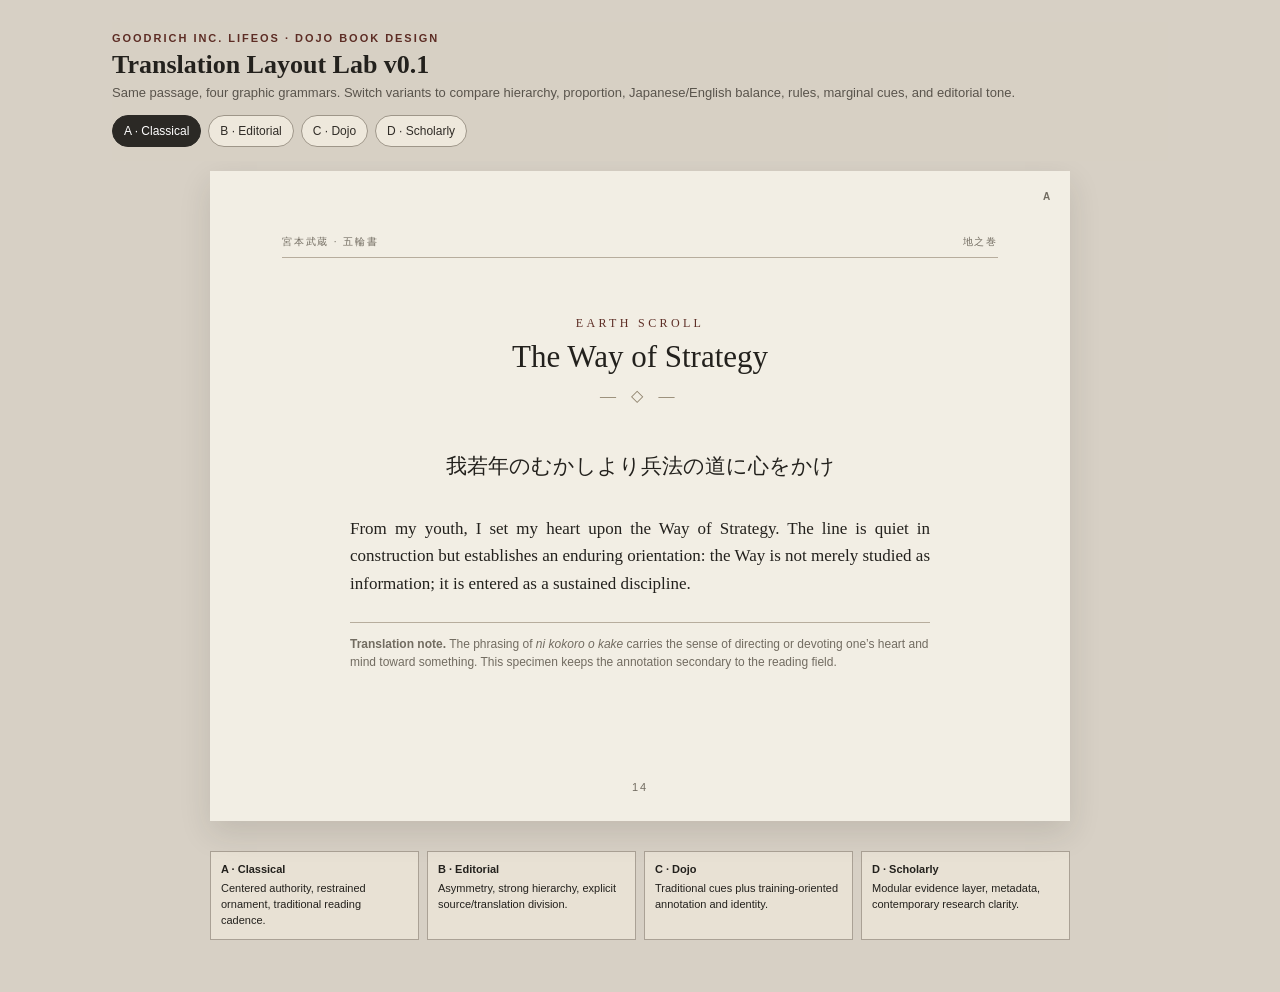
<file: dojo-translation-layout-lab-v01.html>
<!doctype html><html lang="en"><head><meta charset="utf-8"><meta name="viewport" content="width=device-width,initial-scale=1"><title>Dojo Translation Layout Lab v0.1</title><style>:root{--paper:#f2eee4;--ink:#23211d;--muted:#726c61;--rule:#8e816b;--accent:#5d2d25;--panel:#e8e1d4;--shadow:0 12px 30px rgba(36,31,23,.12)}*{box-sizing:border-box}body{margin:0;background:#d7d0c5;color:var(--ink);font-family:Georgia,'Times New Roman',serif}.lab{max-width:1100px;margin:0 auto;padding:22px}.toolbar{position:sticky;top:0;z-index:10;background:rgba(215,208,197,.95);backdrop-filter:blur(8px);padding:10px 0 14px}.eyebrow{font:700 11px/1.2 Arial,sans-serif;letter-spacing:.18em;text-transform:uppercase;color:var(--accent)}h1{margin:5px 0 4px;font-size:26px}.sub{font:13px/1.45 Arial,sans-serif;color:#59544c}.buttons{display:flex;gap:7px;flex-wrap:wrap;margin-top:12px}button{border:1px solid #9e9689;background:#eee8dc;padding:8px 11px;border-radius:999px;font:12px Arial,sans-serif;cursor:pointer;color:#302c27}button.active{background:#2b2925;color:#fff;border-color:#2b2925}.specimen{display:none}.specimen.active{display:block}.sheet{background:var(--paper);box-shadow:var(--shadow);margin:10px auto 30px;min-height:650px;max-width:860px;padding:64px 72px;position:relative}.folio{position:absolute;bottom:28px;left:0;right:0;text-align:center;font:11px Arial,sans-serif;letter-spacing:.18em;color:var(--muted)}.label{position:absolute;right:18px;top:20px;font:700 10px Arial,sans-serif;letter-spacing:.18em;color:var(--muted)}.jp{font-family:'Yu Mincho','Hiragino Mincho ProN','Noto Serif JP',serif}.translation{font-size:17px;line-height:1.62}.note{font:12px/1.55 Arial,sans-serif;color:var(--muted)}.a .running{display:flex;justify-content:space-between;font:10px Arial,sans-serif;letter-spacing:.18em;text-transform:uppercase;color:var(--muted);border-bottom:1px solid #b7ad9d;padding-bottom:8px;margin-bottom:58px}.a .scroll{font-size:12px;letter-spacing:.28em;text-transform:uppercase;text-align:center;color:var(--accent)}.a h2{text-align:center;font-size:31px;font-weight:normal;margin:8px 0 11px}.a .orn{text-align:center;color:var(--rule);letter-spacing:.35em;margin-bottom:42px}.a .jp{font-size:21px;line-height:1.9;text-align:center;margin:0 5% 28px}.a .translation{max-width:580px;margin:auto;text-align:justify}.a .note{max-width:580px;margin:24px auto 0;border-top:1px solid #b7ad9d;padding-top:12px}.b{padding:54px 60px 68px 88px}.b .running{font:10px Arial,sans-serif;letter-spacing:.16em;text-transform:uppercase;color:var(--muted);margin-bottom:42px}.b .headgrid{display:grid;grid-template-columns:92px 1fr;gap:22px;align-items:end;margin-bottom:36px}.b .kanji{font-size:55px;line-height:.9;color:var(--accent);border-right:2px solid var(--accent);padding-right:18px;text-align:right}.b h2{font-size:36px;line-height:1.03;margin:0;font-weight:normal}.b .kicker{font:10px Arial,sans-serif;letter-spacing:.18em;text-transform:uppercase;color:var(--muted);margin-bottom:7px}.b .bodygrid{display:grid;grid-template-columns:.9fr 1.35fr;gap:36px}.b .jp{font-size:19px;line-height:2;border-top:1px solid var(--rule);padding-top:16px}.b .translation{border-top:3px solid #2b2925;padding-top:14px}.b .note{grid-column:2;border-left:3px solid #b5a78e;padding-left:14px;margin-top:8px}.c{background:#ebe3d3;background-image:linear-gradient(rgba(85,70,49,.025) 1px,transparent 1px);background-size:100% 24px}.c .seal{width:48px;height:48px;border:2px solid var(--accent);color:var(--accent);display:grid;place-items:center;font-size:22px;line-height:1;float:right}.c .running{font:10px Arial,sans-serif;letter-spacing:.17em;text-transform:uppercase;color:var(--muted);padding-top:8px}.c .titleblock{clear:both;padding-top:72px}.c .titleblock:before{content:'';display:block;width:78px;height:5px;background:#26231f;margin-bottom:16px}.c .scroll{font:700 10px Arial,sans-serif;letter-spacing:.22em;text-transform:uppercase;color:var(--accent)}.c h2{font-size:38px;font-weight:normal;margin:7px 0 40px}.c .jp{font-size:23px;line-height:2.05;margin-bottom:30px}.c .translation{font-size:18px;max-width:610px}.c .note{margin-top:30px;background:rgba(255,255,255,.28);border-left:4px double var(--accent);padding:12px 15px}.c .folio{text-align:right;padding-right:72px}.d{padding:48px 58px 62px}.d .topline{display:grid;grid-template-columns:1fr auto;gap:20px;padding-bottom:10px;border-bottom:1px solid #aaa195;font:10px Arial,sans-serif;letter-spacing:.15em;text-transform:uppercase;color:var(--muted)}.d h2{font-family:Arial,sans-serif;font-size:30px;letter-spacing:-.025em;margin:45px 0 8px}.d .deck{font:13px/1.45 Arial,sans-serif;color:var(--muted);max-width:560px;margin-bottom:34px}.d .pair{display:grid;grid-template-columns:1fr 1.25fr;gap:28px}.d .jp,.d .translation{border-top:1px solid #2c2925;padding-top:13px}.d .jp{font-size:20px;line-height:1.9}.d .translation{font-family:Georgia,serif;font-size:16px;line-height:1.65}.d .meta{display:grid;grid-template-columns:repeat(3,1fr);gap:10px;margin-top:34px}.d .meta div{background:#e7dfd1;padding:11px;font:11px/1.4 Arial,sans-serif}.d .meta b{display:block;text-transform:uppercase;letter-spacing:.11em;font-size:9px;color:var(--accent);margin-bottom:4px}.compare{display:grid;grid-template-columns:repeat(4,1fr);gap:8px;margin:0 auto 30px;max-width:860px}.chip{background:#e8e1d4;border:1px solid #aaa195;padding:10px;font:11px/1.45 Arial,sans-serif}.chip b{display:block;margin-bottom:3px}@media(max-width:700px){.sheet{padding:42px 28px;min-height:0}.b{padding:42px 28px}.b .headgrid,.b .bodygrid,.d .pair{grid-template-columns:1fr}.b .kanji{text-align:left;border-right:0;border-bottom:2px solid var(--accent);padding:0 0 12px}.b .note{grid-column:1}.compare{grid-template-columns:1fr 1fr}.d .meta{grid-template-columns:1fr}.c .folio{padding-right:28px}}</style></head><body><div class="lab"><div class="toolbar"><div class="eyebrow">Goodrich Inc. LifeOS · Dojo Book Design</div><h1>Translation Layout Lab v0.1</h1><div class="sub">Same passage, four graphic grammars. Switch variants to compare hierarchy, proportion, Japanese/English balance, rules, marginal cues, and editorial tone.</div><div class="buttons"><button class="active" data-target="a">A · Classical</button><button data-target="b">B · Editorial</button><button data-target="c">C · Dojo</button><button data-target="d">D · Scholarly</button></div></div><section class="specimen active" id="a"><article class="sheet a"><div class="label">A</div><div class="running"><span>宮本武蔵 · 五輪書</span><span>地之巻</span></div><div class="scroll">Earth Scroll</div><h2>The Way of Strategy</h2><div class="orn">— ◇ —</div><div class="jp">我若年のむかしより兵法の道に心をかけ</div><div class="translation">From my youth, I set my heart upon the Way of Strategy. The line is quiet in construction but establishes an enduring orientation: the Way is not merely studied as information; it is entered as a sustained discipline.</div><div class="note"><b>Translation note.</b> The phrasing of <i>ni kokoro o kake</i> carries the sense of directing or devoting one’s heart and mind toward something. This specimen keeps the annotation secondary to the reading field.</div><div class="folio">14</div></article></section><section class="specimen" id="b"><article class="sheet b"><div class="label">B</div><div class="running">Book of Five Rings · Translation Prototype</div><div class="headgrid"><div class="kanji jp">地</div><div><div class="kicker">Scroll One · Foundation</div><h2>The Way<br>of Strategy</h2></div></div><div class="bodygrid"><div class="jp">我若年のむかしより兵法の道に心をかけ</div><div class="translation">From my youth, I set my heart upon the Way of Strategy. The sentence functions as orientation rather than ornament: discipline begins by placing the mind continually upon the Way.</div><div class="note"><b>Editorial note —</b> Japanese is treated as a source object with its own visual authority, while English receives the primary reading measure.</div></div><div class="folio">14</div></article></section><section class="specimen" id="c"><article class="sheet c"><div class="label">C</div><div class="seal jp">武<br>蔵</div><div class="running">The Dojo Edition · Translation & Practice</div><div class="titleblock"><div class="scroll">地之巻 · Earth</div><h2>The Way of Strategy</h2></div><div class="jp">我若年のむかしより兵法の道に心をかけ</div><div class="translation">From my youth, I set my heart upon the Way of Strategy. The Way here is approached as practiced orientation: attention repeatedly placed upon the discipline until it becomes the ground of action.</div><div class="note"><b>DOJO NOTE</b><br>Read the original once before consulting the translation. Notice how the sentence places 心 — heart/mind — in relation to 道 — the Way.</div><div class="folio">14 · EARTH</div></article></section><section class="specimen" id="d"><article class="sheet d"><div class="label">D</div><div class="topline"><span>Critical Translation Prototype</span><span>Earth · §01</span></div><h2>Setting the heart upon the Way</h2><div class="deck">A compact scholarly treatment separating source, translation, and lexical metadata while preserving a readable book page.</div><div class="pair"><div class="jp">我若年のむかしより兵法の道に心をかけ</div><div class="translation">From my youth, I set my heart upon the Way of Strategy. This rendering preserves 道 as “Way” and treats 心をかけ as directed, sustained commitment rather than a momentary act of interest.</div></div><div class="meta"><div><b>Key term</b>道 · way / path</div><div><b>Construction</b>心をかけ · direct/devote the heart-mind</div><div><b>Design role</b>Evidence-forward comparison</div></div><div class="folio">014</div></article></section><div class="compare"><div class="chip"><b>A · Classical</b>Centered authority, restrained ornament, traditional reading cadence.</div><div class="chip"><b>B · Editorial</b>Asymmetry, strong hierarchy, explicit source/translation division.</div><div class="chip"><b>C · Dojo</b>Traditional cues plus training-oriented annotation and identity.</div><div class="chip"><b>D · Scholarly</b>Modular evidence layer, metadata, contemporary research clarity.</div></div></div><script>const buttons=[...document.querySelectorAll('button[data-target]')];buttons.forEach(btn=>btn.addEventListener('click',()=>{buttons.forEach(b=>b.classList.toggle('active',b===btn));document.querySelectorAll('.specimen').forEach(s=>s.classList.toggle('active',s.id===btn.dataset.target));}));</script></body></html>
</file>
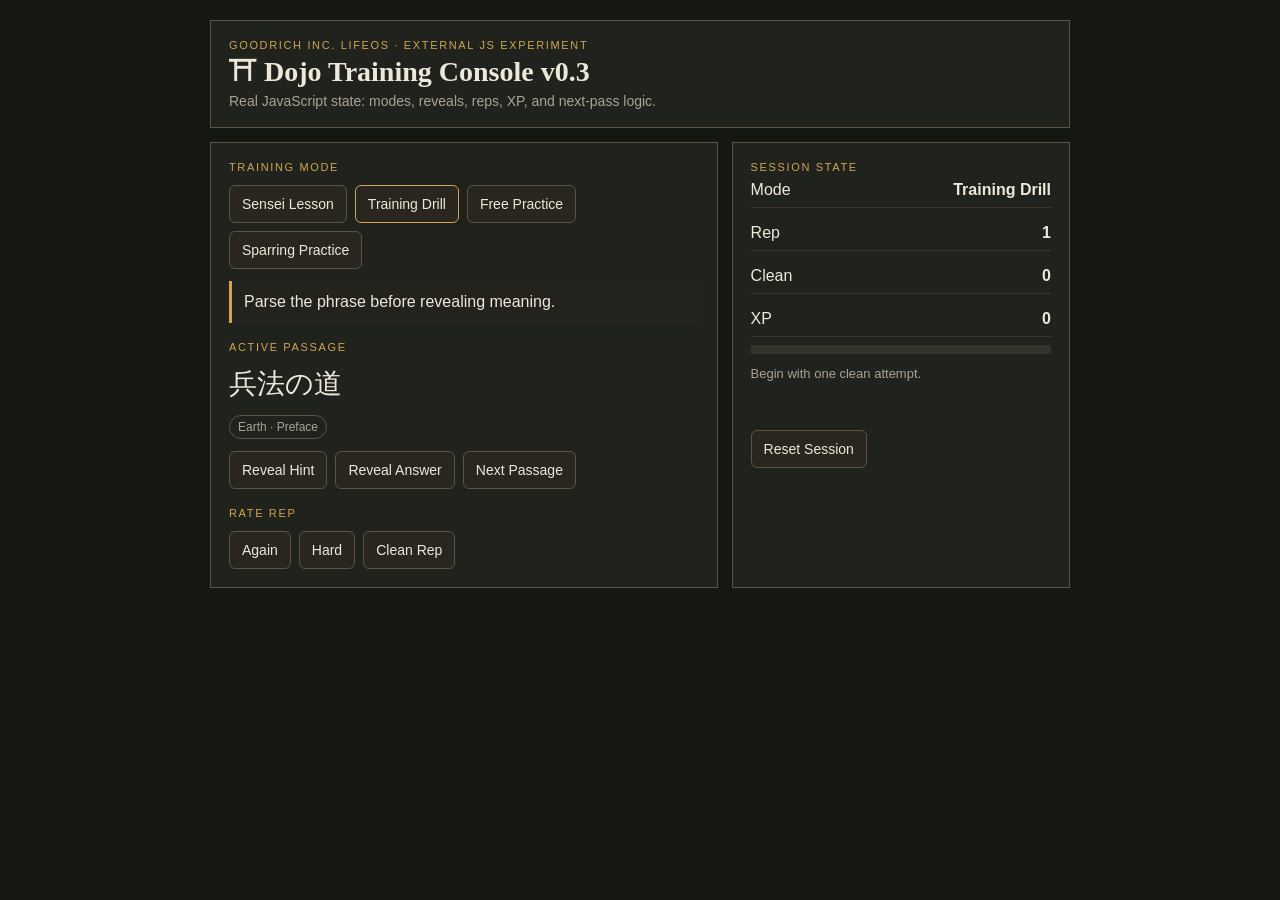
<file: notion-dojo-v03.html>
<!DOCTYPE html>
<html lang="en">
<head>
<meta charset="UTF-8">
<meta name="viewport" content="width=device-width, initial-scale=1.0">
<title>Dojo Training Console v0.3</title>
<style>
:root{--bg:#151713;--panel:#20231d;--panel2:#29261f;--gold:#d1a451;--text:#eee8da;--muted:#aaa394;--border:#5c5343}
*{box-sizing:border-box}body{margin:0;background:var(--bg);color:var(--text);font-family:Arial,sans-serif}.wrap{max-width:900px;margin:auto;padding:20px}.top,.panel{border:1px solid var(--border);background:var(--panel);padding:18px}.top{margin-bottom:14px}.eyebrow{font-size:11px;letter-spacing:.15em;text-transform:uppercase;color:var(--gold)}h1{font-family:Georgia,serif;margin:5px 0;font-size:28px}.muted{color:var(--muted);font-size:14px}.grid{display:grid;grid-template-columns:1.2fr .8fr;gap:14px}.modes,.actions{display:flex;gap:8px;flex-wrap:wrap;margin-top:12px}button{border:1px solid var(--border);background:var(--panel2);color:var(--text);padding:10px 12px;cursor:pointer;border-radius:6px;font-size:14px}button.active,button:hover{border-color:var(--gold)}button:focus{outline:2px solid var(--gold);outline-offset:2px}.jp{font-family:Georgia,serif;font-size:28px;margin:12px 0}.stage{margin-top:12px;padding:12px;border-left:3px solid var(--gold);background:#24221c}.hidden{display:none}.stats{display:grid;gap:8px}.stat{display:flex;justify-content:space-between;border-bottom:1px solid #39372f;padding:8px 0}.xpbar{height:9px;background:#34332c;margin-top:8px}.xpfill{height:100%;background:var(--gold);width:0%;transition:width .25s ease}.badge{display:inline-block;padding:4px 8px;border:1px solid var(--border);border-radius:20px;font-size:12px;color:var(--muted)}.log{margin-top:12px;min-height:52px;font-size:13px;color:var(--muted)}@media(max-width:650px){.grid{grid-template-columns:1fr}}
</style>
</head>
<body>
<div class="wrap">
<section class="top"><div class="eyebrow">Goodrich Inc. LifeOS · External JS Experiment</div><h1>⛩ Dojo Training Console v0.3</h1><div class="muted">Real JavaScript state: modes, reveals, reps, XP, and next-pass logic.</div></section>
<div class="grid">
<section class="panel">
<div class="eyebrow">Training Mode</div>
<div class="modes" id="modes"><button data-mode="Sensei Lesson">Sensei Lesson</button><button data-mode="Training Drill" class="active">Training Drill</button><button data-mode="Free Practice">Free Practice</button><button data-mode="Sparring Practice">Sparring Practice</button></div>
<div id="modeText" class="stage">Parse the phrase before revealing meaning.</div>
<div class="eyebrow" style="margin-top:18px">Active Passage</div><div id="jp" class="jp">兵法の道</div><div id="source" class="badge">Earth · Preface</div>
<div class="actions"><button id="hint">Reveal Hint</button><button id="answer">Reveal Answer</button><button id="next">Next Passage</button></div>
<div id="hintBox" class="stage hidden"></div><div id="answerBox" class="stage hidden"></div>
<div class="eyebrow" style="margin-top:18px">Rate Rep</div><div class="actions"><button data-rate="again">Again</button><button data-rate="hard">Hard</button><button data-rate="clean">Clean Rep</button></div>
</section>
<aside class="panel"><div class="eyebrow">Session State</div><div class="stats"><div class="stat"><span>Mode</span><b id="modeStat">Training Drill</b></div><div class="stat"><span>Rep</span><b id="rep">1</b></div><div class="stat"><span>Clean</span><b id="clean">0</b></div><div class="stat"><span>XP</span><b id="xp">0</b></div></div><div class="xpbar"><div id="xpfill" class="xpfill"></div></div><div id="log" class="log">Begin with one clean attempt.</div><div class="actions"><button id="reset">Reset Session</button></div></aside>
</div>
</div>
<script>
const passages=[
{jp:'兵法の道',source:'Earth · Preface',hint:'兵法 = strategy / martial method · の = relational link · 道 = way/path.',answer:'Literal: “The Way of Strategy.” Preserve the force of 道 as a practiced Way before polishing the English.'},
{jp:'我若年のむかしより兵法の道に心をかけ',source:'Earth · Preface',hint:'Focus on に心をかけ: the heart/mind is directed or devoted toward something.',answer:'Literal sense: “From my youth, I set my heart upon the Way of Strategy.”'},
{jp:'三十を越えて跡をおもひ見るに',source:'Earth · Preface',hint:'跡をおもひ見る has the sense of looking back upon what has gone before.',answer:'Literal sense: “After passing thirty, when I looked back upon the past...”'}
];
const modeCopy={'Sensei Lesson':'Study the principle and relationship before attempting a polished translation.','Training Drill':'Parse the phrase before revealing meaning.','Free Practice':'Create your own rendering first; reveal evidence afterward.','Sparring Practice':'Commit under uncertainty, then compare against the evidence.'};
let state={mode:'Training Drill',index:0,rep:1,clean:0,xp:0};
const $=id=>document.getElementById(id);
function render(){const p=passages[state.index];$('jp').textContent=p.jp;$('source').textContent=p.source;$('modeStat').textContent=state.mode;$('rep').textContent=state.rep;$('clean').textContent=state.clean;$('xp').textContent=state.xp;$('xpfill').style.width=Math.min(100,state.xp)+'%';$('modeText').textContent=modeCopy[state.mode];$('hintBox').classList.add('hidden');$('answerBox').classList.add('hidden');$('hintBox').textContent='';$('answerBox').textContent='';document.querySelectorAll('#modes button').forEach(b=>b.classList.toggle('active',b.dataset.mode===state.mode));}
document.querySelectorAll('#modes button').forEach(b=>b.addEventListener('click',()=>{state.mode=b.dataset.mode;$('log').textContent='Mode changed to '+state.mode+'.';render()}));
$('hint').addEventListener('click',()=>{const p=passages[state.index];$('hintBox').textContent=p.hint;$('hintBox').classList.remove('hidden')});
$('answer').addEventListener('click',()=>{const p=passages[state.index];$('answerBox').textContent=p.answer;$('answerBox').classList.remove('hidden')});
$('next').addEventListener('click',()=>{state.index=(state.index+1)%passages.length;state.rep++;$('log').textContent='Advanced to rep '+state.rep+'.';render()});
document.querySelectorAll('[data-rate]').forEach(b=>b.addEventListener('click',()=>{const r=b.dataset.rate;if(r==='clean'){state.clean++;state.xp+=20;$('log').textContent='Clean rep. +20 XP.'}else if(r==='hard'){state.xp+=10;$('log').textContent='Hard rep. +10 XP; keep it in rotation.'}else{$('log').textContent='Marked Again; no XP, repeat deliberately.'}state.xp=Math.min(100,state.xp);render()}));
$('reset').addEventListener('click',()=>{state={mode:'Training Drill',index:0,rep:1,clean:0,xp:0};$('log').textContent='Session reset.';render()});
render();
</script>
</body>
</html>
</file>
<file: experiments/resale-market-galaxy/styles.css>
:root{
  --bg:#07111f;
  --panel:#0d1a2b;
  --panel2:#101f33;
  --text:#e8eef7;
  --muted:#8fa3bb;
  --border:#21344d;
  --accent:#55c7ff;
  --good:#42d392;
  --warm:#f3b95f;
  --risk:#ef6d78;
  --purple:#9b8cff;
}
*{box-sizing:border-box}
html{color-scheme:dark}
body{
  margin:0;
  min-height:100%;
  font-family:Inter,ui-sans-serif,system-ui,-apple-system,BlinkMacSystemFont,"Segoe UI",sans-serif;
  background:
    radial-gradient(circle at 15% 5%,rgba(85,199,255,.12),transparent 28rem),
    radial-gradient(circle at 90% 10%,rgba(155,140,255,.10),transparent 30rem),
    var(--bg);
  color:var(--text);
}
button,input,select{font:inherit}
.shell{max-width:1380px;margin:0 auto;padding:28px}
.hero{padding:12px 0 22px}
.eyebrow{font-size:.72rem;font-weight:800;letter-spacing:.16em;color:var(--accent)}
h1{margin:.35rem 0 .6rem;font-size:clamp(2rem,5vw,4rem);line-height:.95;letter-spacing:-.045em}
.hero p{max-width:760px;margin:0;color:var(--muted);font-size:1.05rem;line-height:1.6}
.toolbar{
  display:grid;grid-template-columns:minmax(220px,1.4fr) minmax(190px,.8fr) minmax(160px,.6fr) auto;
  gap:12px;align-items:end;margin-bottom:14px;
}
.control{display:grid;gap:6px;color:var(--muted);font-size:.82rem;font-weight:700}
input[type="search"],select,button{
  min-height:44px;border:1px solid var(--border);border-radius:11px;background:#0a1626;color:var(--text);
}
input[type="search"],select{padding:0 12px;width:100%}
input[type="range"]{width:100%}
button{padding:0 18px;cursor:pointer;font-weight:750}
button:hover{border-color:var(--accent)}
.workspace{display:grid;grid-template-columns:minmax(0,1fr) 280px;gap:14px;align-items:start}
.chart-card,.inspector,.guide article{
  border:1px solid var(--border);border-radius:18px;background:rgba(13,26,43,.86);backdrop-filter:blur(10px)
}
.chart-card{padding:16px;min-width:0}
.chart-heading{display:flex;justify-content:space-between;gap:16px;align-items:start;margin-bottom:6px}
.chart-heading h2,.inspector h2{margin:0}
.chart-heading p{margin:.35rem 0 0;color:var(--muted);font-size:.88rem}
.legend{display:flex;gap:14px;flex-wrap:wrap;color:var(--muted);font-size:.78rem;white-space:nowrap}
.dot{display:inline-block;width:13px;height:13px;border-radius:50%;background:#68aaff;vertical-align:-2px}
.ring{display:inline-block;width:13px;height:13px;border:3px solid #dce8f5;border-radius:50%;vertical-align:-3px}
.chart-wrap{width:100%;overflow-x:auto}
svg{display:block;width:100%;min-width:700px;height:auto}
.inspector{padding:18px;position:sticky;top:16px}
.inspector-kicker{color:var(--muted);font-size:.72rem;font-weight:800;letter-spacing:.12em;text-transform:uppercase}
.inspector h2{margin-top:7px;font-size:1.35rem}
.summary{margin:10px 0 12px;color:var(--muted);font-size:.88rem;line-height:1.5}
.metric{display:flex;justify-content:space-between;gap:16px;padding:10px 0;border-bottom:1px solid var(--border);font-size:.88rem}
.metric span{color:var(--muted)}
.metric strong{text-align:right}
.badge{display:inline-flex;margin-top:14px;padding:6px 9px;border:1px solid var(--border);border-radius:999px;font-size:.74rem;font-weight:800}
.guide{display:grid;grid-template-columns:repeat(3,1fr);gap:14px;margin-top:14px}
.guide article{padding:16px}
.guide h3{margin:0 0 7px;font-size:.95rem}
.guide p{margin:0;color:var(--muted);line-height:1.5;font-size:.84rem}
footer{padding:24px 4px 8px;color:var(--muted);font-size:.78rem}
@media(max-width:980px){
  .toolbar{grid-template-columns:1fr 1fr}
  .workspace{grid-template-columns:1fr}
  .inspector{position:static}
  .guide{grid-template-columns:1fr}
}
@media(max-width:560px){
  .shell{padding:16px}
  .toolbar{grid-template-columns:1fr}
  .chart-heading{display:block}
  .legend{margin-top:10px}
}
</file>
